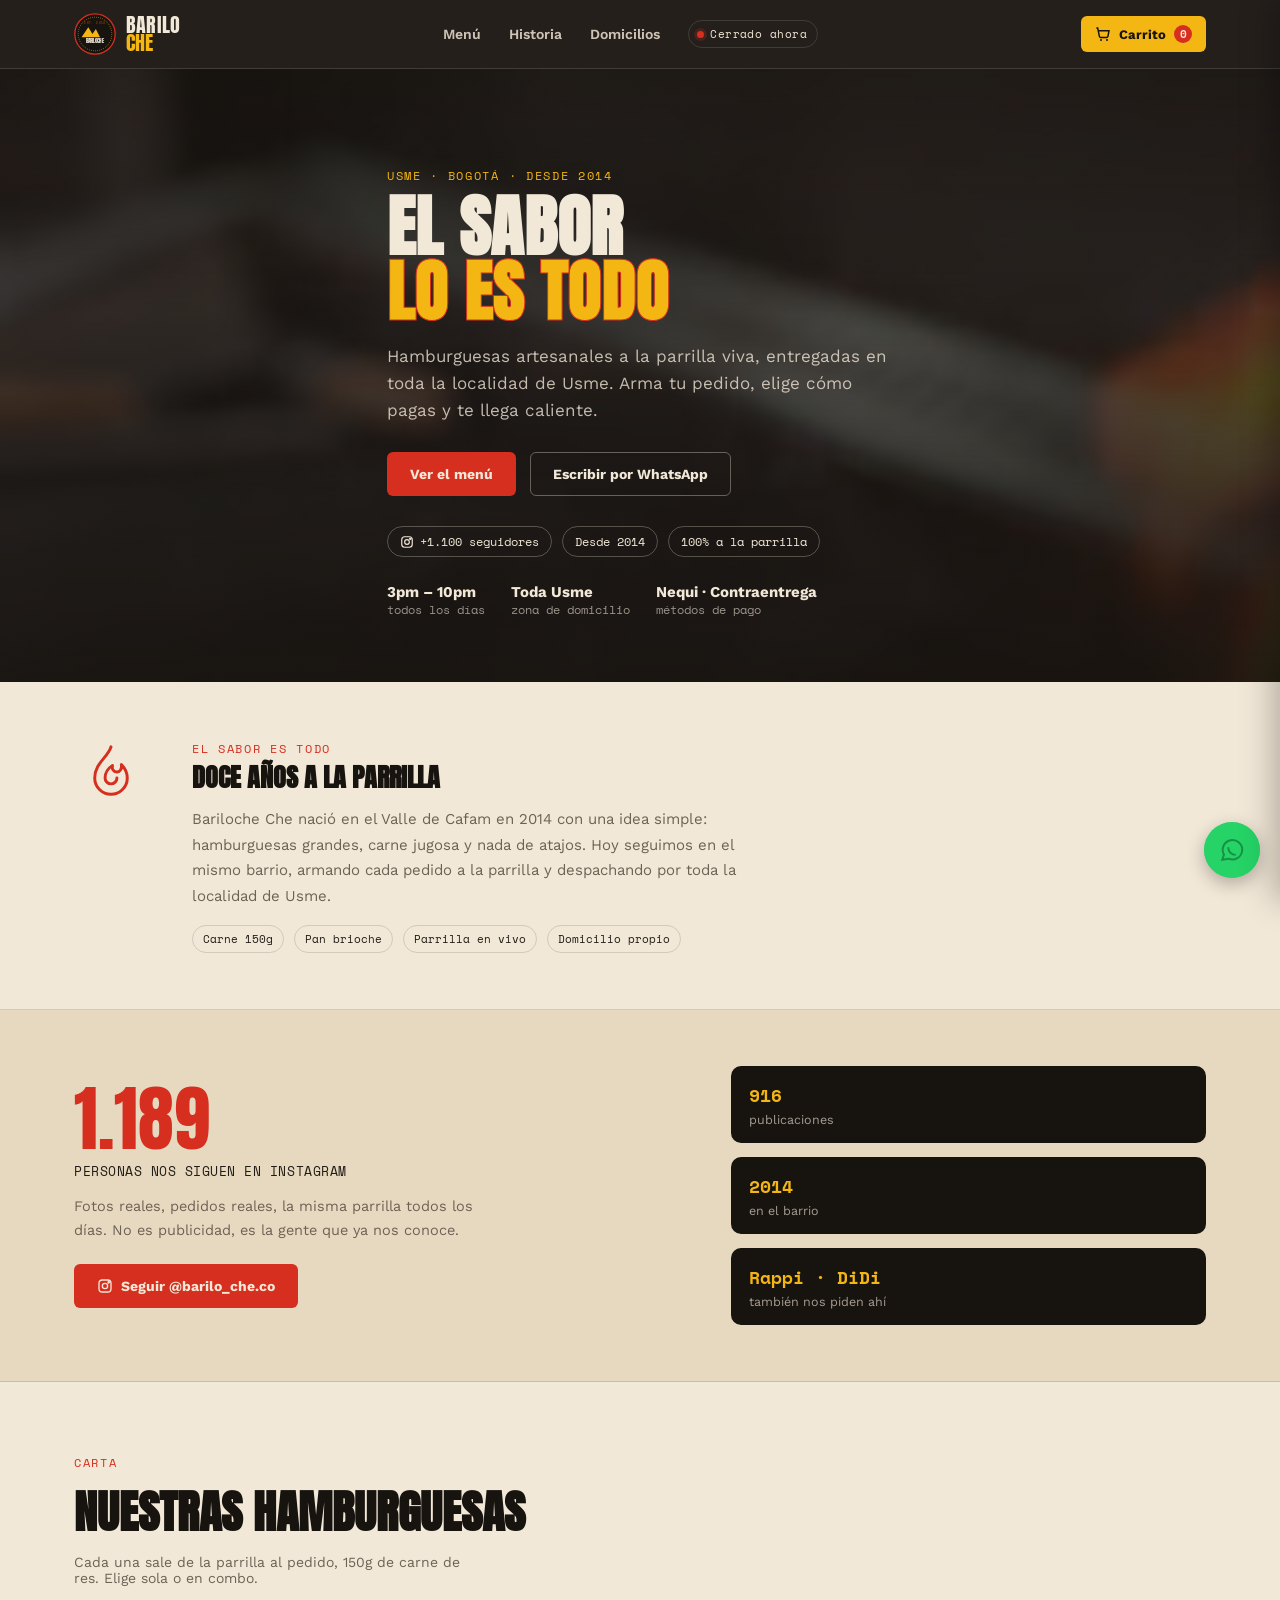
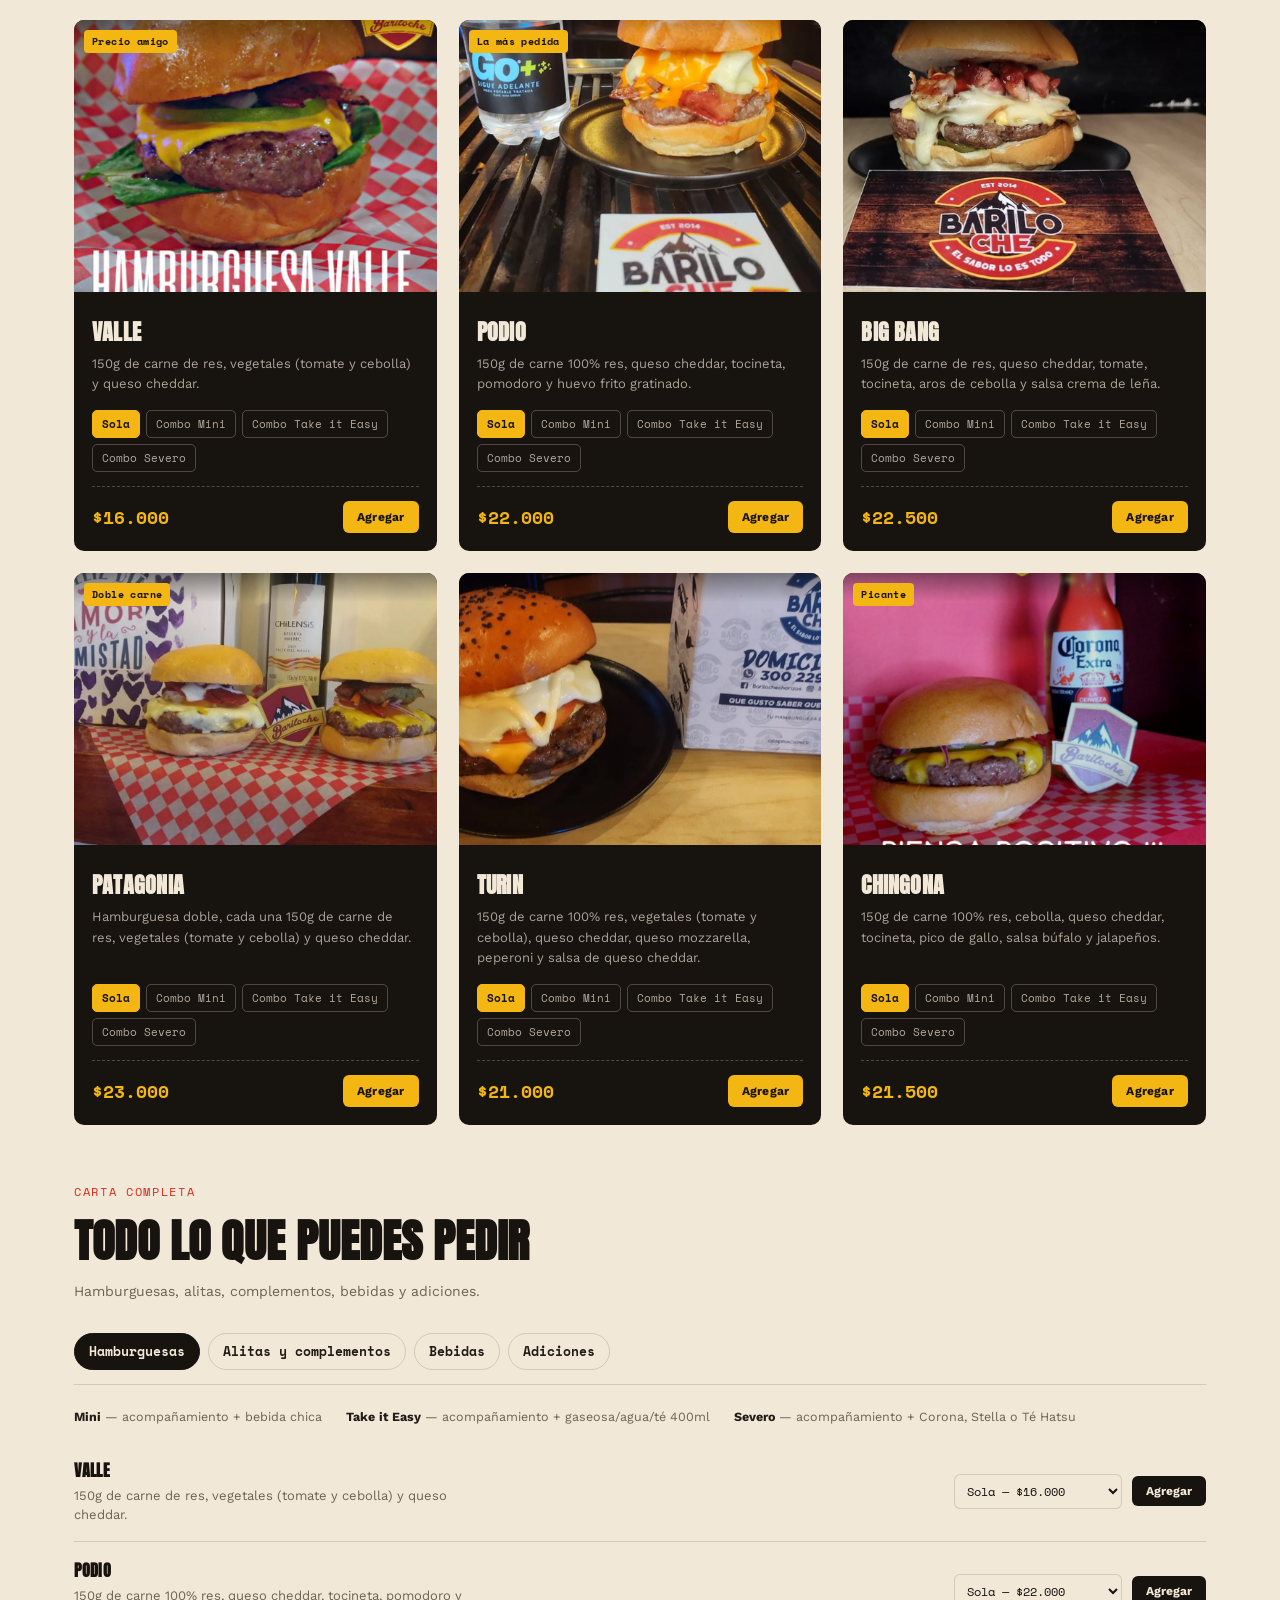
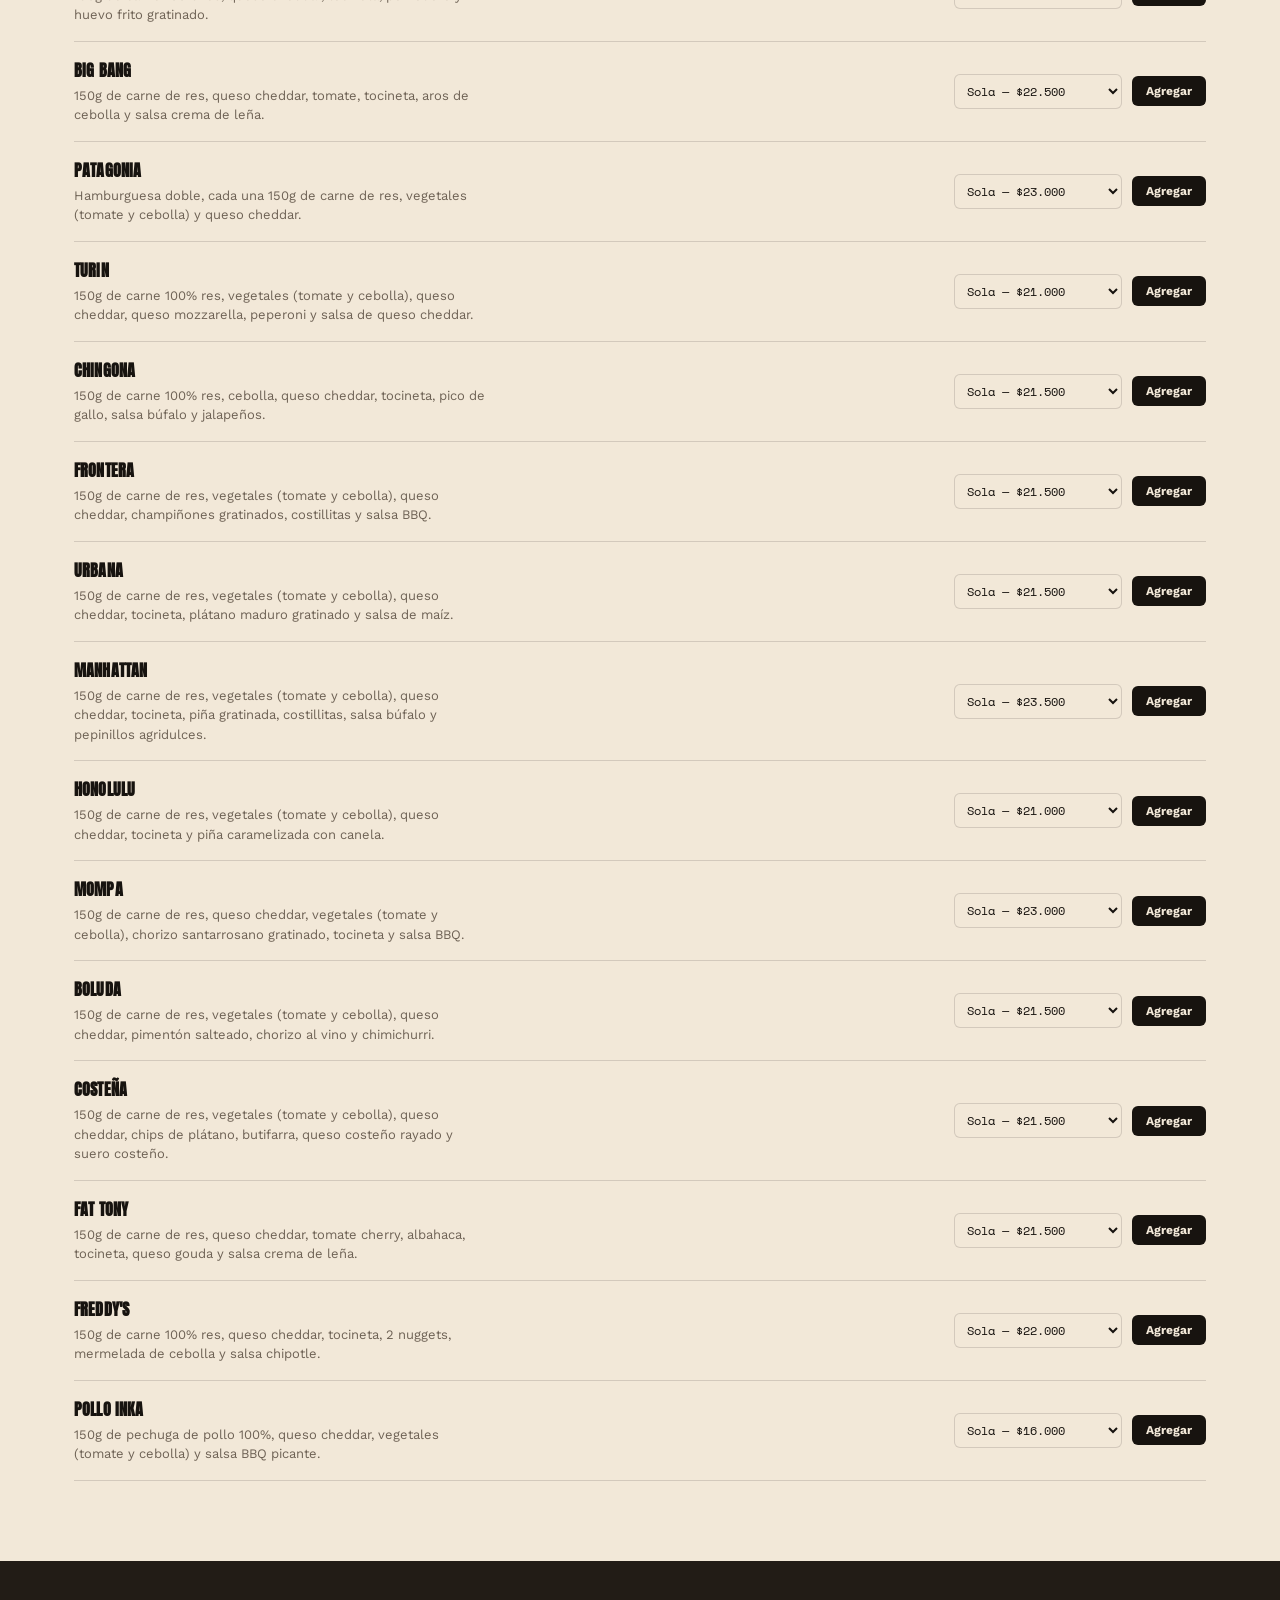
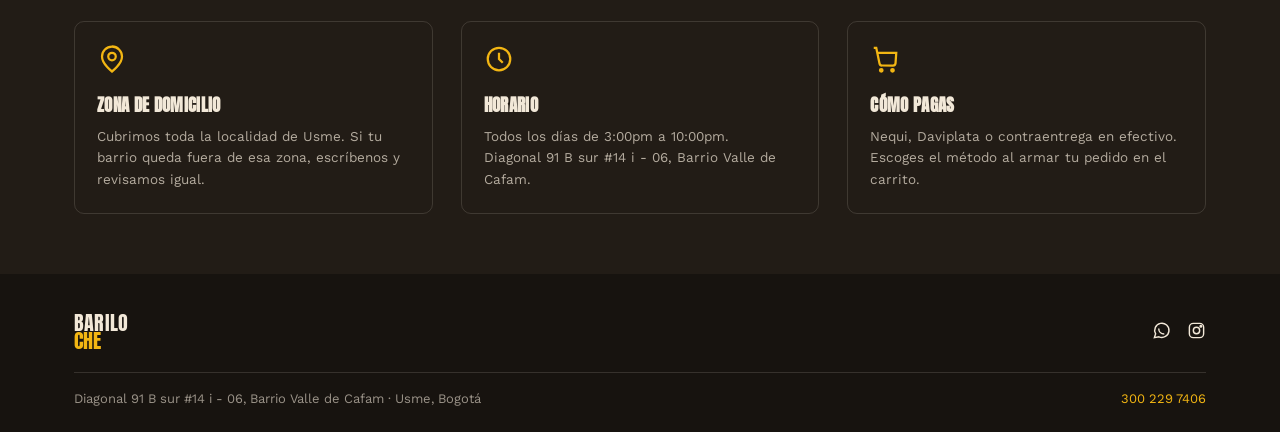
<file: index.html>
<!DOCTYPE html>
<html lang="es">
<head>
<meta charset="UTF-8">
<meta name="viewport" content="width=device-width, initial-scale=1.0">
<title>Bariloche Che · Hamburguesas artesanales en Usme, Bogotá</title>
<meta name="description" content="Bariloche Che — hamburguesas artesanales desde 2014. Pide en línea, con domicilio a toda la localidad de Usme. El sabor lo es todo.">
<meta property="og:title" content="Bariloche Che · El sabor lo es todo">
<meta property="og:description" content="Hamburguesas artesanales a la parrilla, con domicilio a toda la localidad de Usme. Pide en línea.">
<meta property="og:image" content="assets/products/la-cumbre.jpg">
<meta property="og:type" content="website">
<meta name="theme-color" content="#17130F">
<link rel="icon" href="data:image/svg+xml,%3Csvg xmlns='http://www.w3.org/2000/svg' viewBox='0 0 100 100'%3E%3Ccircle cx='50' cy='50' r='48' fill='%2317130F'/%3E%3Ccircle cx='50' cy='50' r='48' fill='none' stroke='%23D62F1F' stroke-width='4'/%3E%3Cpath d='M18 62 L34 36 L44 52 L52 40 L62 62 Z' fill='%23F3B613'/%3E%3C/svg%3E">
<link rel="preconnect" href="https://fonts.googleapis.com">
<link rel="stylesheet" href="styles.css">
</head>
<body>

<div id="preloader" aria-hidden="true">
  <div class="preloader-badge">
    <svg viewBox="0 0 100 100" xmlns="http://www.w3.org/2000/svg">
      <circle cx="50" cy="50" r="48" fill="#17130F"/>
      <circle class="preloader-ring-outer" cx="50" cy="50" r="48" fill="none" stroke="#D62F1F" stroke-width="3"/>
      <circle class="preloader-ring-inner" cx="50" cy="50" r="40" fill="none" stroke="#F3B613" stroke-width="1.5" stroke-dasharray="2 3"/>
      <path d="M18 58 L34 34 L44 50 L52 38 L62 58 Z" fill="#F3B613"/>
      <text x="50" y="72" text-anchor="middle" font-family="Anton" font-size="13" fill="#F2E8D8">BARILOCHE</text>
    </svg>
  </div>
  <div class="preloader-bar-track"><div class="preloader-bar-fill" id="preloaderFill"></div></div>
  <div class="preloader-percent" id="preloaderPercent">0%</div>
</div>

<header class="site-header">
  <div class="container">
    <a href="#" class="brand-mark">
      <svg class="brand-badge" viewBox="0 0 100 100" xmlns="http://www.w3.org/2000/svg">
        <circle cx="50" cy="50" r="48" fill="#17130F"/>
        <circle cx="50" cy="50" r="48" fill="none" stroke="#D62F1F" stroke-width="3"/>
        <circle cx="50" cy="50" r="40" fill="none" stroke="#F3B613" stroke-width="1.5" stroke-dasharray="2 3"/>
        <path d="M18 58 L34 34 L44 50 L52 38 L62 58 Z" fill="#F3B613"/>
        <text x="50" y="72" text-anchor="middle" font-family="Anton" font-size="13" fill="#F2E8D8">BARILOCHE</text>
        <text x="50" y="26" text-anchor="middle" font-family="Space Mono" font-size="6" fill="#D62F1F" letter-spacing="1">EST. 2014</text>
      </svg>
      <div class="brand-word">BARILO<span>CHE</span></div>
    </a>
    <nav class="main-nav" id="mainNav">
      <a href="#menu">Menú</a>
      <a href="#historia">Historia</a>
      <a href="#domicilios">Domicilios</a>
      <span class="status-pill" id="statusPill"><span class="status-dot"></span><span id="statusText">Consultando horario</span></span>
    </nav>
    <div style="display:flex; align-items:center; gap:12px;">
      <button class="cart-btn" id="cartOpenBtn" aria-label="Ver carrito">
        <svg width="16" height="16" viewBox="0 0 24 24" fill="none" stroke="currentColor" stroke-width="2.2"><circle cx="9" cy="21" r="1.5" fill="currentColor" stroke="none"/><circle cx="18" cy="21" r="1.5" fill="currentColor" stroke="none"/><path d="M2 3h2l2.6 12.6a2 2 0 0 0 2 1.6h8.8a2 2 0 0 0 2-1.6L21 7H5.2"/></svg>
        <span id="cartLabel">Carrito</span>
        <span class="cart-count" id="cartCount">0</span>
      </button>
      <button class="nav-toggle" id="navToggle" aria-label="Abrir menú de navegación">
        <svg width="22" height="22" viewBox="0 0 24 24" fill="none" stroke="currentColor" stroke-width="2"><path d="M3 6h18M3 12h18M3 18h18"/></svg>
      </button>
    </div>
  </div>
</header>

<section class="hero">
  <video class="hero-video" autoplay muted loop playsinline poster="assets/video/hero-poster.jpg">
    <source src="assets/video/hero-fuego.webm" type="video/webm">
    <source src="assets/video/hero-fuego.mp4" type="video/mp4">
  </video>
  <div class="hero-scrim"></div>
  <div class="container">
    <div class="hero-copy">
      <span class="eyebrow">Usme · Bogotá · Desde 2014</span>
      <h1 class="hero-title">EL SABOR<br><em>LO ES TODO</em></h1>
      <p class="hero-sub">Hamburguesas artesanales a la parrilla viva, entregadas en toda la localidad de Usme. Arma tu pedido, elige cómo pagas y te llega caliente.</p>
      <div class="hero-ctas">
        <a href="#menu" class="btn btn-primary">Ver el menú</a>
        <a href="https://wa.me/573002297406" target="_blank" rel="noopener" class="btn btn-ghost">Escribir por WhatsApp</a>
      </div>
      <div class="trust-row">
        <a href="https://instagram.com/barilo_che.co" target="_blank" rel="noopener" class="trust-chip">
          <svg width="14" height="14" viewBox="0 0 24 24" fill="none" stroke="currentColor" stroke-width="2"><rect x="3" y="3" width="18" height="18" rx="5"/><circle cx="12" cy="12" r="4"/><circle cx="17.5" cy="6.5" r="1"/></svg>
          +1.100 seguidores
        </a>
        <span class="trust-chip">Desde 2014</span>
        <span class="trust-chip">100% a la parrilla</span>
      </div>
      <div class="hero-meta">
        <div><strong>3pm – 10pm</strong>todos los días</div>
        <div><strong>Toda Usme</strong>zona de domicilio</div>
        <div><strong>Nequi · Contraentrega</strong>métodos de pago</div>
      </div>
    </div>
  </div>
</section>

<section class="story" id="historia">
  <div class="container">
    <svg class="story-icon" viewBox="0 0 100 100" xmlns="http://www.w3.org/2000/svg">
      <path d="M50 12c-4 14-22 22-22 42a22 22 0 0 0 44 0c0-8-4-14-8-18 1 6-2 10-6 10-5 0-7-4-6-9-6 4-10 10-10 17a8 8 0 0 0 16 0" fill="none" stroke="#D62F1F" stroke-width="4" stroke-linecap="round" stroke-linejoin="round"/>
    </svg>
    <div>
      <span class="eyebrow">El sabor es todo</span>
      <h2>Doce años a la parrilla</h2>
      <p>Bariloche Che nació en el Valle de Cafam en 2014 con una idea simple: hamburguesas grandes, carne jugosa y nada de atajos. Hoy seguimos en el mismo barrio, armando cada pedido a la parrilla y despachando por toda la localidad de Usme.</p>
      <div class="story-tags">
        <span>Carne 150g</span>
        <span>Pan brioche</span>
        <span>Parrilla en vivo</span>
        <span>Domicilio propio</span>
      </div>
    </div>
  </div>
</section>

<section class="social-proof">
  <div class="container social-proof-grid">
    <div class="sp-stat">
      <span class="sp-number">1.189</span>
      <span class="sp-label">Personas nos siguen en Instagram</span>
      <p class="sp-copy">Fotos reales, pedidos reales, la misma parrilla todos los días. No es publicidad, es la gente que ya nos conoce.</p>
      <a href="https://instagram.com/barilo_che.co" target="_blank" rel="noopener" class="btn btn-primary sp-btn">
        <svg width="16" height="16" viewBox="0 0 24 24" fill="none" stroke="currentColor" stroke-width="2"><rect x="3" y="3" width="18" height="18" rx="5"/><circle cx="12" cy="12" r="4"/><circle cx="17.5" cy="6.5" r="1"/></svg>
        Seguir @barilo_che.co
      </a>
    </div>
    <div class="sp-figures">
      <div class="sp-figure"><span class="sp-figure-num">916</span><span>publicaciones</span></div>
      <div class="sp-figure"><span class="sp-figure-num">2014</span><span>en el barrio</span></div>
      <div class="sp-figure"><span class="sp-figure-num">Rappi · DiDi</span><span>también nos piden ahí</span></div>
    </div>
  </div>
</section>

<section class="menu" id="menu">
  <div class="container">
    <div class="section-head">
      <div>
        <span class="eyebrow">Carta</span>
        <h2>Nuestras hamburguesas</h2>
        <p>Cada una sale de la parrilla al pedido, 150g de carne de res. Elige sola o en combo.</p>
      </div>
    </div>
    <div class="menu-grid" id="menuGrid"></div>

    <div class="full-menu">
      <div class="section-head" style="margin-top:56px;">
        <div>
          <span class="eyebrow">Carta completa</span>
          <h2>Todo lo que puedes pedir</h2>
          <p>Hamburguesas, alitas, complementos, bebidas y adiciones.</p>
        </div>
      </div>

      <div class="menu-tabs">
        <button class="menu-tab active" data-panel="panel-burgers">Hamburguesas</button>
        <button class="menu-tab" data-panel="panel-sides">Alitas y complementos</button>
        <button class="menu-tab" data-panel="panel-drinks">Bebidas</button>
        <button class="menu-tab" data-panel="panel-addons">Adiciones</button>
      </div>

      <div class="menu-panel show" id="panel-burgers">
        <div class="combo-legend">
          <span><strong>Mini</strong> — acompañamiento + bebida chica</span>
          <span><strong>Take it Easy</strong> — acompañamiento + gaseosa/agua/té 400ml</span>
          <span><strong>Severo</strong> — acompañamiento + Corona, Stella o Té Hatsu</span>
        </div>
        <div id="burgerRows"></div>
      </div>
      <div class="menu-panel" id="panel-sides">
        <div id="sideRows"></div>
      </div>
      <div class="menu-panel" id="panel-drinks">
        <div id="drinkRows"></div>
      </div>
      <div class="menu-panel" id="panel-addons">
        <div id="addonRows"></div>
      </div>
    </div>
  </div>
</section>

<section class="zone" id="domicilios">
  <div class="container">
    <div class="zone-card">
      <svg class="icon" viewBox="0 0 24 24" fill="none" stroke="currentColor" stroke-width="1.8"><path d="M12 2c-4.4 0-8 3.6-8 8 0 6 8 12 8 12s8-6 8-12c0-4.4-3.6-8-8-8z"/><circle cx="12" cy="10" r="3"/></svg>
      <h3>Zona de domicilio</h3>
      <p>Cubrimos toda la localidad de Usme. Si tu barrio queda fuera de esa zona, escríbenos y revisamos igual.</p>
    </div>
    <div class="zone-card">
      <svg class="icon" viewBox="0 0 24 24" fill="none" stroke="currentColor" stroke-width="1.8"><circle cx="12" cy="12" r="9"/><path d="M12 7v5l3 3"/></svg>
      <h3>Horario</h3>
      <p>Todos los días de 3:00pm a 10:00pm.<br>Diagonal 91 B sur #14 i - 06, Barrio Valle de Cafam.</p>
    </div>
    <div class="zone-card">
      <svg class="icon" viewBox="0 0 24 24" fill="none" stroke="currentColor" stroke-width="1.8"><path d="M3 3h2l2.6 12.6a2 2 0 0 0 2 1.6h8.8a2 2 0 0 0 2-1.6L21 7H5.2"/><circle cx="9" cy="21" r="1"/><circle cx="18" cy="21" r="1"/></svg>
      <h3>Cómo pagas</h3>
      <p>Nequi, Daviplata o contraentrega en efectivo. Escoges el método al armar tu pedido en el carrito.</p>
    </div>
  </div>
</section>

<footer class="site-footer">
  <div class="container">
    <div class="footer-top">
      <div class="brand-word" style="color:#F2E8D8;">BARILO<span style="color:#F3B613;">CHE</span></div>
      <div class="footer-socials">
        <a href="https://wa.me/573002297406" target="_blank" rel="noopener" aria-label="WhatsApp">
          <svg width="19" height="19" viewBox="0 0 24 24" fill="none" stroke="currentColor" stroke-width="1.8"><path d="M3 21l1.6-4.8A9 9 0 1 1 8.8 20L3 21z"/><path d="M8.5 9.5c0 4 3 7 7 7"/></svg>
        </a>
        <a href="https://instagram.com/barilo_che.co" target="_blank" rel="noopener" aria-label="Instagram">
          <svg width="19" height="19" viewBox="0 0 24 24" fill="none" stroke="currentColor" stroke-width="1.8"><rect x="3" y="3" width="18" height="18" rx="5"/><circle cx="12" cy="12" r="4"/><circle cx="17.5" cy="6.5" r="1"/></svg>
        </a>
      </div>
    </div>
    <div class="footer-bottom">
      <span>Diagonal 91 B sur #14 i - 06, Barrio Valle de Cafam · Usme, Bogotá</span>
      <a href="https://wa.me/573002297406" target="_blank" rel="noopener">300 229 7406</a>
    </div>
  </div>
</footer>

<div class="overlay" id="overlay"></div>

<aside class="cart-drawer" id="cartDrawer" aria-label="Carrito de compras">
  <div class="cart-head">
    <h2>Tu pedido</h2>
    <button class="cart-close" id="cartCloseBtn" aria-label="Cerrar carrito">&times;</button>
  </div>
  <div class="cart-items" id="cartItems">
    <p class="cart-empty">Tu carrito está vacío. Agrega algo rico del menú.</p>
  </div>
  <div class="cart-summary" id="cartSummary" style="display:none;">
    <div class="zone-note">Domicilios solo dentro de la localidad de Usme. El valor se confirma por WhatsApp según tu dirección.</div>
    <div class="summary-row"><span>Subtotal</span><span id="subtotalOut">$0</span></div>
    <div class="summary-row total"><span>Total</span><span id="totalOut">$0</span></div>
    <div class="eyebrow" style="margin: 14px 0 8px;">Método de pago</div>
    <div class="pay-options" id="payOptions">
      <button data-pay="Nequi" class="active">Nequi</button>
      <button data-pay="Daviplata">Daviplata</button>
      <button data-pay="Contraentrega">Contraentrega</button>
    </div>
    <button class="checkout-btn" id="checkoutBtn">
      <svg width="17" height="17" viewBox="0 0 24 24" fill="none" stroke="currentColor" stroke-width="2"><path d="M3 21l1.6-4.8A9 9 0 1 1 8.8 20L3 21z"/></svg>
      Enviar pedido por WhatsApp
    </button>
  </div>
</aside>

<div class="toast" id="toast"></div>

<a href="https://wa.me/573002297406" target="_blank" rel="noopener" class="whatsapp-float" aria-label="Escribir por WhatsApp">
  <span class="whatsapp-pulse"></span>
  <svg width="26" height="26" viewBox="0 0 24 24" fill="none" stroke="currentColor" stroke-width="1.8"><path d="M3 21l1.6-4.8A9 9 0 1 1 8.8 20L3 21z"/><path d="M8.5 9.5c0 4 3 7 7 7"/></svg>
</a>

<button class="back-to-top" id="backToTop" aria-label="Volver arriba">
  <svg width="18" height="18" viewBox="0 0 24 24" fill="none" stroke="currentColor" stroke-width="2.4"><path d="M12 19V5M5 12l7-7 7 7"/></svg>
</button>

<script src="script.js"></script>
</body>
</html>
</file>
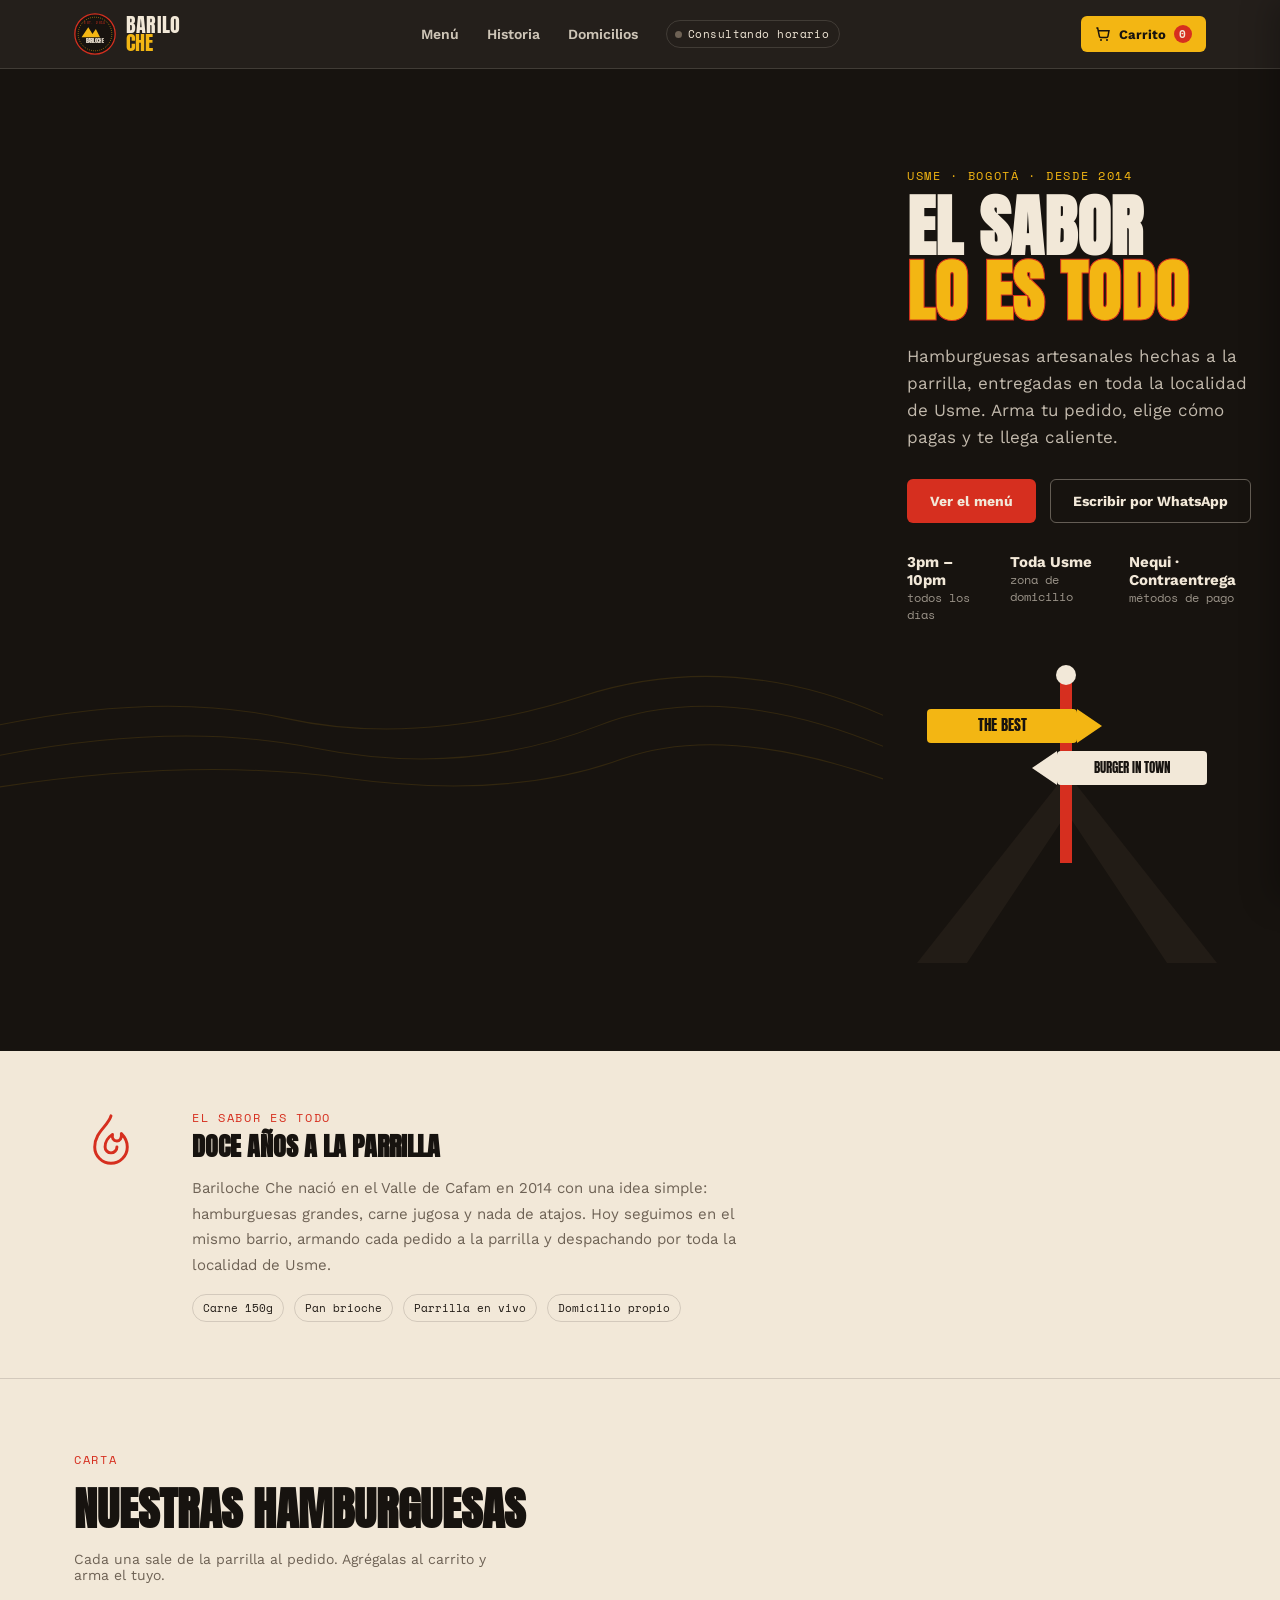
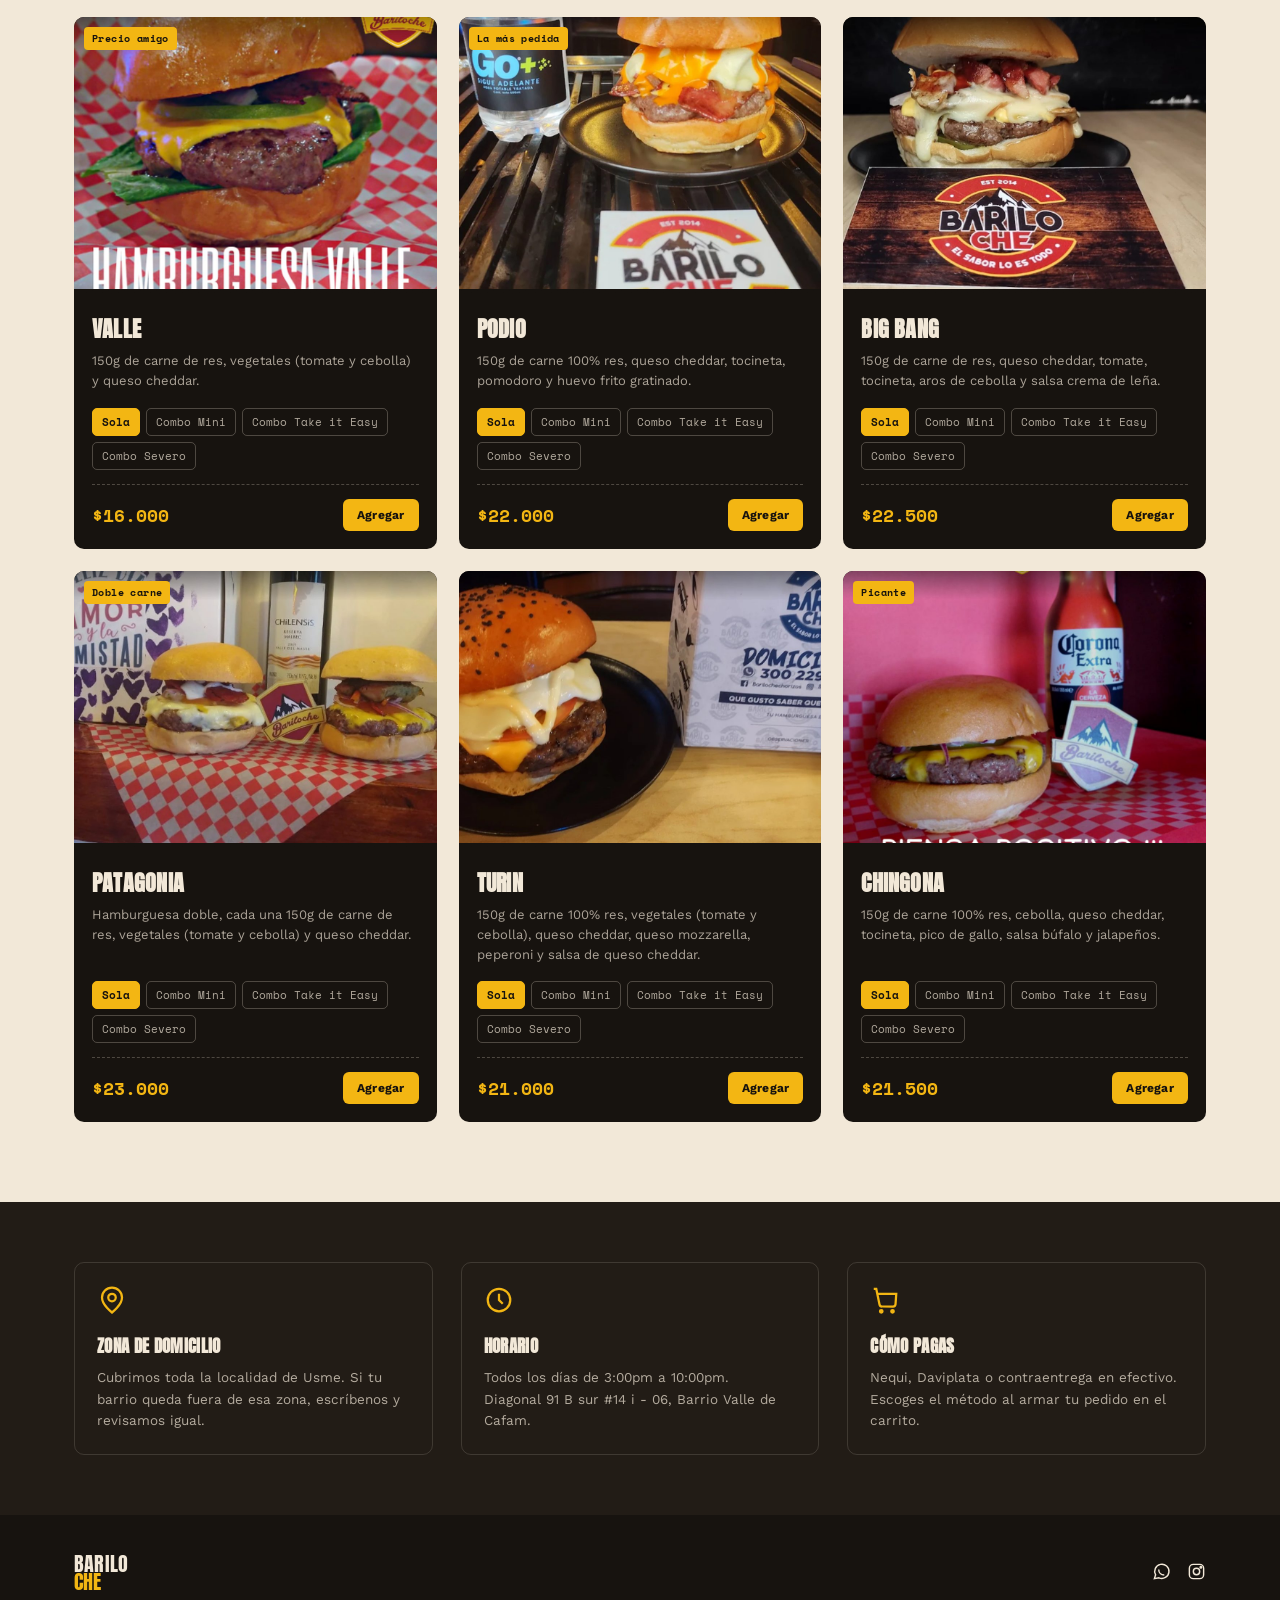
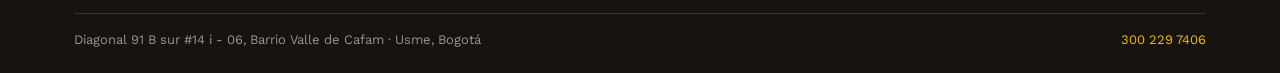
<file: index (12).html>
<!DOCTYPE html>
<html lang="es">
<head>
<meta charset="UTF-8">
<meta name="viewport" content="width=device-width, initial-scale=1.0">
<title>Bariloche Che · Hamburguesas artesanales en Usme, Bogotá</title>
<meta name="description" content="Bariloche Che — hamburguesas artesanales desde 2014. Pide en línea, con domicilio a toda la localidad de Usme. El sabor lo es todo.">
<link rel="preconnect" href="https://fonts.googleapis.com">
<link rel="stylesheet" href="styles.css">
</head>
<body>

<header class="site-header">
  <div class="container">
    <a href="#" class="brand-mark">
      <svg class="brand-badge" viewBox="0 0 100 100" xmlns="http://www.w3.org/2000/svg">
        <circle cx="50" cy="50" r="48" fill="#17130F"/>
        <circle cx="50" cy="50" r="48" fill="none" stroke="#D62F1F" stroke-width="3"/>
        <circle cx="50" cy="50" r="40" fill="none" stroke="#F3B613" stroke-width="1.5" stroke-dasharray="2 3"/>
        <path d="M18 58 L34 34 L44 50 L52 38 L62 58 Z" fill="#F3B613"/>
        <text x="50" y="72" text-anchor="middle" font-family="Anton" font-size="13" fill="#F2E8D8">BARILOCHE</text>
        <text x="50" y="26" text-anchor="middle" font-family="Space Mono" font-size="6" fill="#D62F1F" letter-spacing="1">EST. 2014</text>
      </svg>
      <div class="brand-word">BARILO<span>CHE</span></div>
    </a>
    <nav class="main-nav" id="mainNav">
      <a href="#menu">Menú</a>
      <a href="#historia">Historia</a>
      <a href="#domicilios">Domicilios</a>
      <span class="status-pill" id="statusPill"><span class="status-dot"></span><span id="statusText">Consultando horario</span></span>
    </nav>
    <div style="display:flex; align-items:center; gap:12px;">
      <button class="cart-btn" id="cartOpenBtn" aria-label="Ver carrito">
        <svg width="16" height="16" viewBox="0 0 24 24" fill="none" stroke="currentColor" stroke-width="2.2"><circle cx="9" cy="21" r="1.5" fill="currentColor" stroke="none"/><circle cx="18" cy="21" r="1.5" fill="currentColor" stroke="none"/><path d="M2 3h2l2.6 12.6a2 2 0 0 0 2 1.6h8.8a2 2 0 0 0 2-1.6L21 7H5.2"/></svg>
        <span id="cartLabel">Carrito</span>
        <span class="cart-count" id="cartCount">0</span>
      </button>
      <button class="nav-toggle" id="navToggle" aria-label="Abrir menú de navegación">
        <svg width="22" height="22" viewBox="0 0 24 24" fill="none" stroke="currentColor" stroke-width="2"><path d="M3 6h18M3 12h18M3 18h18"/></svg>
      </button>
    </div>
  </div>
</header>

<section class="hero">
  <svg class="contour-field" viewBox="0 0 1180 620" preserveAspectRatio="none" xmlns="http://www.w3.org/2000/svg">
    <g fill="none" stroke="#F3B613" stroke-opacity="0.12" stroke-width="1.4">
      <path d="M-50 520 Q 200 460 380 500 T 780 470 T 1230 520" />
      <path d="M-50 560 Q 220 500 420 540 T 800 510 T 1230 560" />
      <path d="M-50 600 Q 240 550 460 580 T 830 555 T 1230 600" />
    </g>
  </svg>
  <div class="container">
    <div class="hero-copy">
      <span class="eyebrow">Usme · Bogotá · Desde 2014</span>
      <h1 class="hero-title">EL SABOR<br><em>LO ES TODO</em></h1>
      <p class="hero-sub">Hamburguesas artesanales hechas a la parrilla, entregadas en toda la localidad de Usme. Arma tu pedido, elige cómo pagas y te llega caliente.</p>
      <div class="hero-ctas">
        <a href="#menu" class="btn btn-primary">Ver el menú</a>
        <a href="https://wa.me/573002297406" target="_blank" rel="noopener" class="btn btn-ghost">Escribir por WhatsApp</a>
      </div>
      <div class="hero-meta">
        <div><strong>3pm – 10pm</strong>todos los días</div>
        <div><strong>Toda Usme</strong>zona de domicilio</div>
        <div><strong>Nequi · Contraentrega</strong>métodos de pago</div>
      </div>
    </div>
    <div class="signpost-wrap">
      <svg width="320" height="360" viewBox="0 0 320 360" xmlns="http://www.w3.org/2000/svg">
        <polygon points="10,340 160,150 310,340" fill="#221C16"/>
        <polygon points="60,340 160,190 260,340" fill="#17130F"/>
        <rect x="153" y="60" width="12" height="180" fill="#D62F1F"/>
        <g id="signArrow1">
          <rect x="20" y="86" width="150" height="34" rx="4" fill="#F3B613"/>
          <polygon points="170,86 195,103 170,120" fill="#F3B613"/>
          <text x="95" y="108" text-anchor="middle" font-family="Anton" font-size="15" fill="#17130F">THE BEST</text>
        </g>
        <g id="signArrow2">
          <rect x="150" y="128" width="150" height="34" rx="4" fill="#F2E8D8"/>
          <polygon points="150,128 125,145 150,162" fill="#F2E8D8"/>
          <text x="225" y="150" text-anchor="middle" font-family="Anton" font-size="12.5" fill="#17130F">BURGER IN TOWN</text>
        </g>
        <circle cx="159" cy="52" r="10" fill="#F2E8D8"/>
      </svg>
    </div>
  </div>
</section>

<section class="story" id="historia">
  <div class="container">
    <svg class="story-icon" viewBox="0 0 100 100" xmlns="http://www.w3.org/2000/svg">
      <path d="M50 12c-4 14-22 22-22 42a22 22 0 0 0 44 0c0-8-4-14-8-18 1 6-2 10-6 10-5 0-7-4-6-9-6 4-10 10-10 17a8 8 0 0 0 16 0" fill="none" stroke="#D62F1F" stroke-width="4" stroke-linecap="round" stroke-linejoin="round"/>
    </svg>
    <div>
      <span class="eyebrow">El sabor es todo</span>
      <h2>Doce años a la parrilla</h2>
      <p>Bariloche Che nació en el Valle de Cafam en 2014 con una idea simple: hamburguesas grandes, carne jugosa y nada de atajos. Hoy seguimos en el mismo barrio, armando cada pedido a la parrilla y despachando por toda la localidad de Usme.</p>
      <div class="story-tags">
        <span>Carne 150g</span>
        <span>Pan brioche</span>
        <span>Parrilla en vivo</span>
        <span>Domicilio propio</span>
      </div>
    </div>
  </div>
</section>

<section class="menu" id="menu">
  <div class="container">
    <div class="section-head">
      <div>
        <span class="eyebrow">Carta</span>
        <h2>Nuestras hamburguesas</h2>
        <p>Cada una sale de la parrilla al pedido. Agrégalas al carrito y arma el tuyo.</p>
      </div>
    </div>
    <div class="menu-grid" id="menuGrid"></div>
  </div>
</section>

<section class="zone" id="domicilios">
  <div class="container">
    <div class="zone-card">
      <svg class="icon" viewBox="0 0 24 24" fill="none" stroke="currentColor" stroke-width="1.8"><path d="M12 2c-4.4 0-8 3.6-8 8 0 6 8 12 8 12s8-6 8-12c0-4.4-3.6-8-8-8z"/><circle cx="12" cy="10" r="3"/></svg>
      <h3>Zona de domicilio</h3>
      <p>Cubrimos toda la localidad de Usme. Si tu barrio queda fuera de esa zona, escríbenos y revisamos igual.</p>
    </div>
    <div class="zone-card">
      <svg class="icon" viewBox="0 0 24 24" fill="none" stroke="currentColor" stroke-width="1.8"><circle cx="12" cy="12" r="9"/><path d="M12 7v5l3 3"/></svg>
      <h3>Horario</h3>
      <p>Todos los días de 3:00pm a 10:00pm.<br>Diagonal 91 B sur #14 i - 06, Barrio Valle de Cafam.</p>
    </div>
    <div class="zone-card">
      <svg class="icon" viewBox="0 0 24 24" fill="none" stroke="currentColor" stroke-width="1.8"><path d="M3 3h2l2.6 12.6a2 2 0 0 0 2 1.6h8.8a2 2 0 0 0 2-1.6L21 7H5.2"/><circle cx="9" cy="21" r="1"/><circle cx="18" cy="21" r="1"/></svg>
      <h3>Cómo pagas</h3>
      <p>Nequi, Daviplata o contraentrega en efectivo. Escoges el método al armar tu pedido en el carrito.</p>
    </div>
  </div>
</section>

<footer class="site-footer">
  <div class="container">
    <div class="footer-top">
      <div class="brand-word" style="color:#F2E8D8;">BARILO<span style="color:#F3B613;">CHE</span></div>
      <div class="footer-socials">
        <a href="https://wa.me/573002297406" target="_blank" rel="noopener" aria-label="WhatsApp">
          <svg width="19" height="19" viewBox="0 0 24 24" fill="none" stroke="currentColor" stroke-width="1.8"><path d="M3 21l1.6-4.8A9 9 0 1 1 8.8 20L3 21z"/><path d="M8.5 9.5c0 4 3 7 7 7"/></svg>
        </a>
        <a href="https://instagram.com/barilo_che.co" target="_blank" rel="noopener" aria-label="Instagram">
          <svg width="19" height="19" viewBox="0 0 24 24" fill="none" stroke="currentColor" stroke-width="1.8"><rect x="3" y="3" width="18" height="18" rx="5"/><circle cx="12" cy="12" r="4"/><circle cx="17.5" cy="6.5" r="1"/></svg>
        </a>
      </div>
    </div>
    <div class="footer-bottom">
      <span>Diagonal 91 B sur #14 i - 06, Barrio Valle de Cafam · Usme, Bogotá</span>
      <a href="https://wa.me/573002297406" target="_blank" rel="noopener">300 229 7406</a>
    </div>
  </div>
</footer>

<div class="overlay" id="overlay"></div>

<aside class="cart-drawer" id="cartDrawer" aria-label="Carrito de compras">
  <div class="cart-head">
    <h2>Tu pedido</h2>
    <button class="cart-close" id="cartCloseBtn" aria-label="Cerrar carrito">&times;</button>
  </div>
  <div class="cart-items" id="cartItems">
    <p class="cart-empty">Tu carrito está vacío. Agrega algo rico del menú.</p>
  </div>
  <div class="cart-summary" id="cartSummary" style="display:none;">
    <div class="zone-note">Domicilios solo dentro de la localidad de Usme. El valor se confirma por WhatsApp según tu dirección.</div>
    <div class="summary-row"><span>Subtotal</span><span id="subtotalOut">$0</span></div>
    <div class="summary-row total"><span>Total</span><span id="totalOut">$0</span></div>
    <div class="eyebrow" style="margin: 14px 0 8px;">Método de pago</div>
    <div class="pay-options" id="payOptions">
      <button data-pay="Nequi" class="active">Nequi</button>
      <button data-pay="Daviplata">Daviplata</button>
      <button data-pay="Contraentrega">Contraentrega</button>
    </div>
    <button class="checkout-btn" id="checkoutBtn">
      <svg width="17" height="17" viewBox="0 0 24 24" fill="none" stroke="currentColor" stroke-width="2"><path d="M3 21l1.6-4.8A9 9 0 1 1 8.8 20L3 21z"/></svg>
      Enviar pedido por WhatsApp
    </button>
  </div>
</aside>

<div class="toast" id="toast"></div>

<script src="script.js"></script>
</body>
</html>
</file>
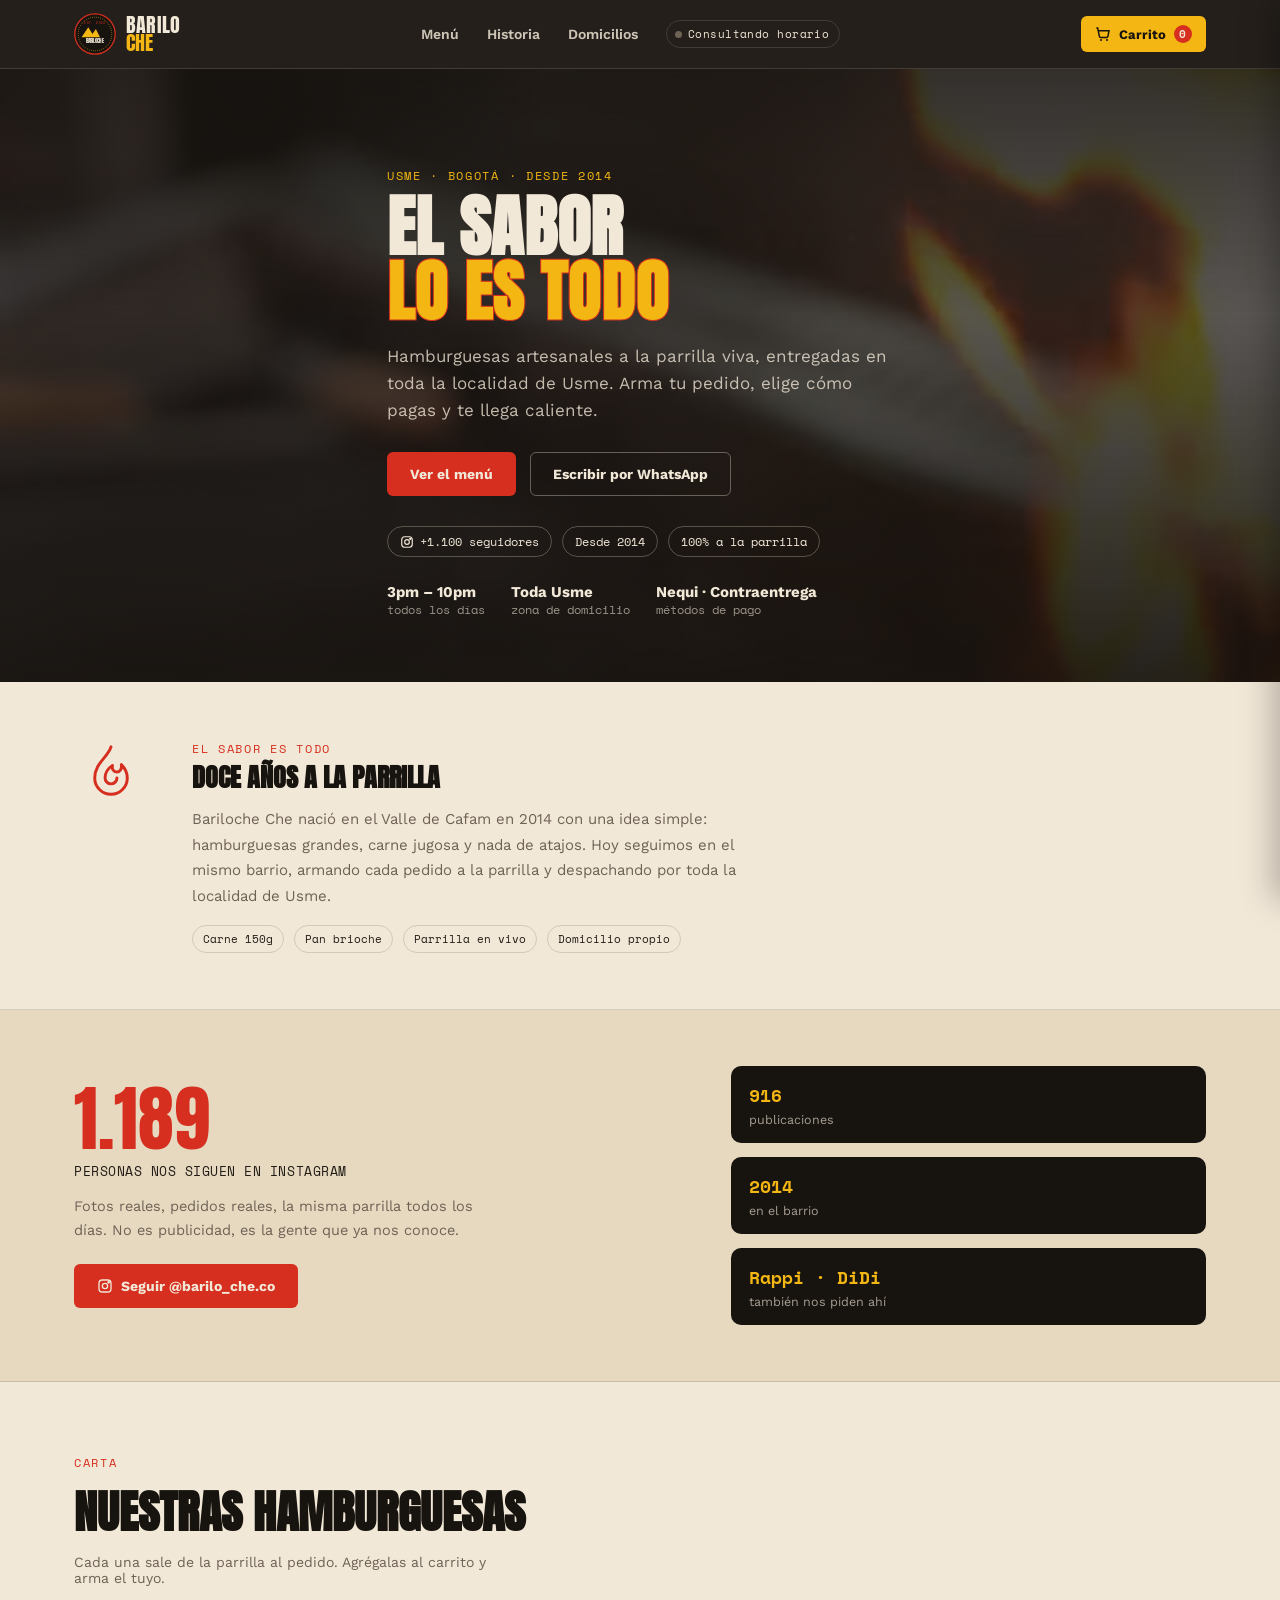
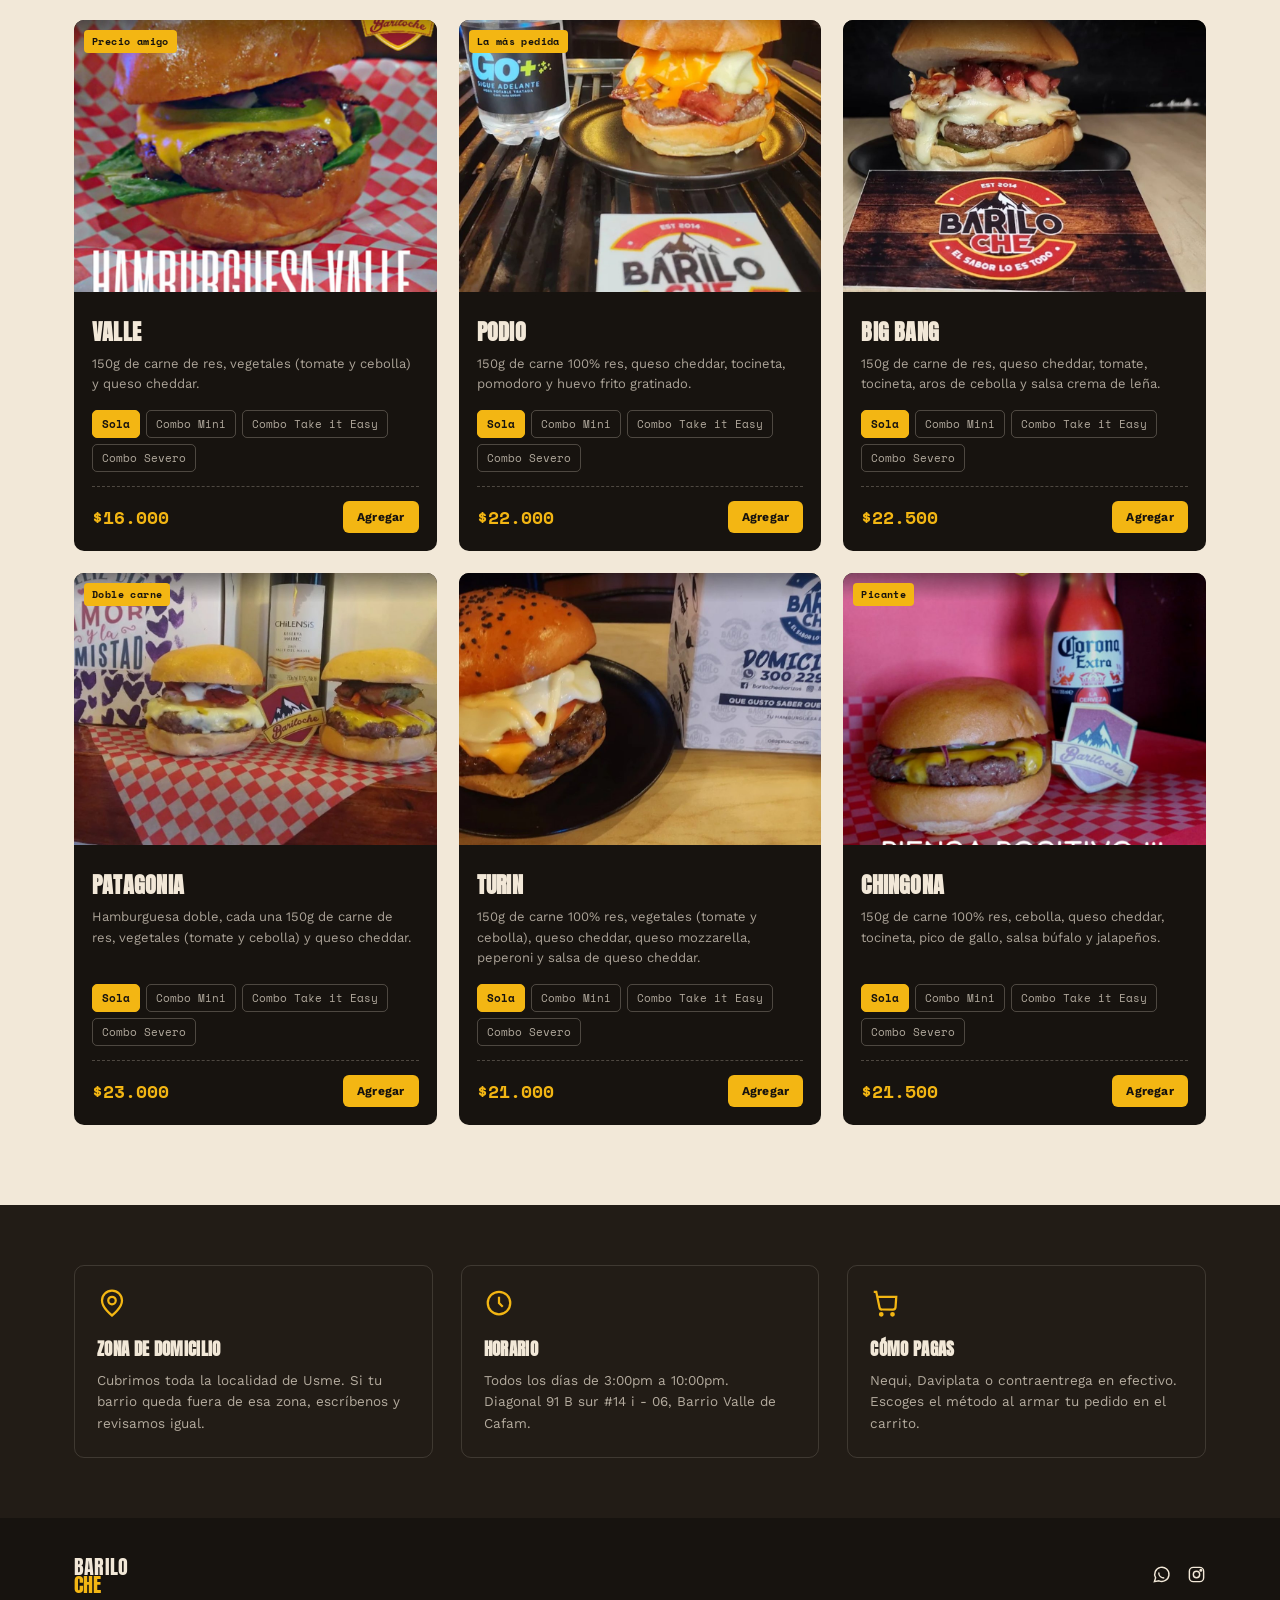
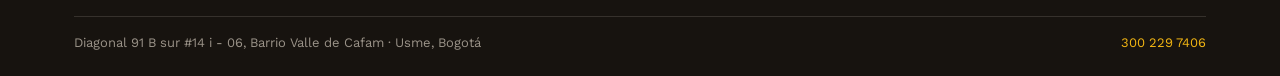
<file: index (14).html>
<!DOCTYPE html>
<html lang="es">
<head>
<meta charset="UTF-8">
<meta name="viewport" content="width=device-width, initial-scale=1.0">
<title>Bariloche Che · Hamburguesas artesanales en Usme, Bogotá</title>
<meta name="description" content="Bariloche Che — hamburguesas artesanales desde 2014. Pide en línea, con domicilio a toda la localidad de Usme. El sabor lo es todo.">
<link rel="preconnect" href="https://fonts.googleapis.com">
<link rel="stylesheet" href="styles.css">
</head>
<body>

<header class="site-header">
  <div class="container">
    <a href="#" class="brand-mark">
      <svg class="brand-badge" viewBox="0 0 100 100" xmlns="http://www.w3.org/2000/svg">
        <circle cx="50" cy="50" r="48" fill="#17130F"/>
        <circle cx="50" cy="50" r="48" fill="none" stroke="#D62F1F" stroke-width="3"/>
        <circle cx="50" cy="50" r="40" fill="none" stroke="#F3B613" stroke-width="1.5" stroke-dasharray="2 3"/>
        <path d="M18 58 L34 34 L44 50 L52 38 L62 58 Z" fill="#F3B613"/>
        <text x="50" y="72" text-anchor="middle" font-family="Anton" font-size="13" fill="#F2E8D8">BARILOCHE</text>
        <text x="50" y="26" text-anchor="middle" font-family="Space Mono" font-size="6" fill="#D62F1F" letter-spacing="1">EST. 2014</text>
      </svg>
      <div class="brand-word">BARILO<span>CHE</span></div>
    </a>
    <nav class="main-nav" id="mainNav">
      <a href="#menu">Menú</a>
      <a href="#historia">Historia</a>
      <a href="#domicilios">Domicilios</a>
      <span class="status-pill" id="statusPill"><span class="status-dot"></span><span id="statusText">Consultando horario</span></span>
    </nav>
    <div style="display:flex; align-items:center; gap:12px;">
      <button class="cart-btn" id="cartOpenBtn" aria-label="Ver carrito">
        <svg width="16" height="16" viewBox="0 0 24 24" fill="none" stroke="currentColor" stroke-width="2.2"><circle cx="9" cy="21" r="1.5" fill="currentColor" stroke="none"/><circle cx="18" cy="21" r="1.5" fill="currentColor" stroke="none"/><path d="M2 3h2l2.6 12.6a2 2 0 0 0 2 1.6h8.8a2 2 0 0 0 2-1.6L21 7H5.2"/></svg>
        <span id="cartLabel">Carrito</span>
        <span class="cart-count" id="cartCount">0</span>
      </button>
      <button class="nav-toggle" id="navToggle" aria-label="Abrir menú de navegación">
        <svg width="22" height="22" viewBox="0 0 24 24" fill="none" stroke="currentColor" stroke-width="2"><path d="M3 6h18M3 12h18M3 18h18"/></svg>
      </button>
    </div>
  </div>
</header>

<section class="hero">
  <video class="hero-video" autoplay muted loop playsinline poster="assets/video/hero-poster.jpg">
    <source src="assets/video/hero-fuego.webm" type="video/webm">
    <source src="assets/video/hero-fuego.mp4" type="video/mp4">
  </video>
  <div class="hero-scrim"></div>
  <div class="container">
    <div class="hero-copy">
      <span class="eyebrow">Usme · Bogotá · Desde 2014</span>
      <h1 class="hero-title">EL SABOR<br><em>LO ES TODO</em></h1>
      <p class="hero-sub">Hamburguesas artesanales a la parrilla viva, entregadas en toda la localidad de Usme. Arma tu pedido, elige cómo pagas y te llega caliente.</p>
      <div class="hero-ctas">
        <a href="#menu" class="btn btn-primary">Ver el menú</a>
        <a href="https://wa.me/573002297406" target="_blank" rel="noopener" class="btn btn-ghost">Escribir por WhatsApp</a>
      </div>
      <div class="trust-row">
        <a href="https://instagram.com/barilo_che.co" target="_blank" rel="noopener" class="trust-chip">
          <svg width="14" height="14" viewBox="0 0 24 24" fill="none" stroke="currentColor" stroke-width="2"><rect x="3" y="3" width="18" height="18" rx="5"/><circle cx="12" cy="12" r="4"/><circle cx="17.5" cy="6.5" r="1"/></svg>
          +1.100 seguidores
        </a>
        <span class="trust-chip">Desde 2014</span>
        <span class="trust-chip">100% a la parrilla</span>
      </div>
      <div class="hero-meta">
        <div><strong>3pm – 10pm</strong>todos los días</div>
        <div><strong>Toda Usme</strong>zona de domicilio</div>
        <div><strong>Nequi · Contraentrega</strong>métodos de pago</div>
      </div>
    </div>
  </div>
</section>

<section class="story" id="historia">
  <div class="container">
    <svg class="story-icon" viewBox="0 0 100 100" xmlns="http://www.w3.org/2000/svg">
      <path d="M50 12c-4 14-22 22-22 42a22 22 0 0 0 44 0c0-8-4-14-8-18 1 6-2 10-6 10-5 0-7-4-6-9-6 4-10 10-10 17a8 8 0 0 0 16 0" fill="none" stroke="#D62F1F" stroke-width="4" stroke-linecap="round" stroke-linejoin="round"/>
    </svg>
    <div>
      <span class="eyebrow">El sabor es todo</span>
      <h2>Doce años a la parrilla</h2>
      <p>Bariloche Che nació en el Valle de Cafam en 2014 con una idea simple: hamburguesas grandes, carne jugosa y nada de atajos. Hoy seguimos en el mismo barrio, armando cada pedido a la parrilla y despachando por toda la localidad de Usme.</p>
      <div class="story-tags">
        <span>Carne 150g</span>
        <span>Pan brioche</span>
        <span>Parrilla en vivo</span>
        <span>Domicilio propio</span>
      </div>
    </div>
  </div>
</section>

<section class="social-proof">
  <div class="container social-proof-grid">
    <div class="sp-stat">
      <span class="sp-number">1.189</span>
      <span class="sp-label">Personas nos siguen en Instagram</span>
      <p class="sp-copy">Fotos reales, pedidos reales, la misma parrilla todos los días. No es publicidad, es la gente que ya nos conoce.</p>
      <a href="https://instagram.com/barilo_che.co" target="_blank" rel="noopener" class="btn btn-primary sp-btn">
        <svg width="16" height="16" viewBox="0 0 24 24" fill="none" stroke="currentColor" stroke-width="2"><rect x="3" y="3" width="18" height="18" rx="5"/><circle cx="12" cy="12" r="4"/><circle cx="17.5" cy="6.5" r="1"/></svg>
        Seguir @barilo_che.co
      </a>
    </div>
    <div class="sp-figures">
      <div class="sp-figure"><span class="sp-figure-num">916</span><span>publicaciones</span></div>
      <div class="sp-figure"><span class="sp-figure-num">2014</span><span>en el barrio</span></div>
      <div class="sp-figure"><span class="sp-figure-num">Rappi · DiDi</span><span>también nos piden ahí</span></div>
    </div>
  </div>
</section>

<section class="menu" id="menu">
  <div class="container">
    <div class="section-head">
      <div>
        <span class="eyebrow">Carta</span>
        <h2>Nuestras hamburguesas</h2>
        <p>Cada una sale de la parrilla al pedido. Agrégalas al carrito y arma el tuyo.</p>
      </div>
    </div>
    <div class="menu-grid" id="menuGrid"></div>
  </div>
</section>

<section class="zone" id="domicilios">
  <div class="container">
    <div class="zone-card">
      <svg class="icon" viewBox="0 0 24 24" fill="none" stroke="currentColor" stroke-width="1.8"><path d="M12 2c-4.4 0-8 3.6-8 8 0 6 8 12 8 12s8-6 8-12c0-4.4-3.6-8-8-8z"/><circle cx="12" cy="10" r="3"/></svg>
      <h3>Zona de domicilio</h3>
      <p>Cubrimos toda la localidad de Usme. Si tu barrio queda fuera de esa zona, escríbenos y revisamos igual.</p>
    </div>
    <div class="zone-card">
      <svg class="icon" viewBox="0 0 24 24" fill="none" stroke="currentColor" stroke-width="1.8"><circle cx="12" cy="12" r="9"/><path d="M12 7v5l3 3"/></svg>
      <h3>Horario</h3>
      <p>Todos los días de 3:00pm a 10:00pm.<br>Diagonal 91 B sur #14 i - 06, Barrio Valle de Cafam.</p>
    </div>
    <div class="zone-card">
      <svg class="icon" viewBox="0 0 24 24" fill="none" stroke="currentColor" stroke-width="1.8"><path d="M3 3h2l2.6 12.6a2 2 0 0 0 2 1.6h8.8a2 2 0 0 0 2-1.6L21 7H5.2"/><circle cx="9" cy="21" r="1"/><circle cx="18" cy="21" r="1"/></svg>
      <h3>Cómo pagas</h3>
      <p>Nequi, Daviplata o contraentrega en efectivo. Escoges el método al armar tu pedido en el carrito.</p>
    </div>
  </div>
</section>

<footer class="site-footer">
  <div class="container">
    <div class="footer-top">
      <div class="brand-word" style="color:#F2E8D8;">BARILO<span style="color:#F3B613;">CHE</span></div>
      <div class="footer-socials">
        <a href="https://wa.me/573002297406" target="_blank" rel="noopener" aria-label="WhatsApp">
          <svg width="19" height="19" viewBox="0 0 24 24" fill="none" stroke="currentColor" stroke-width="1.8"><path d="M3 21l1.6-4.8A9 9 0 1 1 8.8 20L3 21z"/><path d="M8.5 9.5c0 4 3 7 7 7"/></svg>
        </a>
        <a href="https://instagram.com/barilo_che.co" target="_blank" rel="noopener" aria-label="Instagram">
          <svg width="19" height="19" viewBox="0 0 24 24" fill="none" stroke="currentColor" stroke-width="1.8"><rect x="3" y="3" width="18" height="18" rx="5"/><circle cx="12" cy="12" r="4"/><circle cx="17.5" cy="6.5" r="1"/></svg>
        </a>
      </div>
    </div>
    <div class="footer-bottom">
      <span>Diagonal 91 B sur #14 i - 06, Barrio Valle de Cafam · Usme, Bogotá</span>
      <a href="https://wa.me/573002297406" target="_blank" rel="noopener">300 229 7406</a>
    </div>
  </div>
</footer>

<div class="overlay" id="overlay"></div>

<aside class="cart-drawer" id="cartDrawer" aria-label="Carrito de compras">
  <div class="cart-head">
    <h2>Tu pedido</h2>
    <button class="cart-close" id="cartCloseBtn" aria-label="Cerrar carrito">&times;</button>
  </div>
  <div class="cart-items" id="cartItems">
    <p class="cart-empty">Tu carrito está vacío. Agrega algo rico del menú.</p>
  </div>
  <div class="cart-summary" id="cartSummary" style="display:none;">
    <div class="zone-note">Domicilios solo dentro de la localidad de Usme. El valor se confirma por WhatsApp según tu dirección.</div>
    <div class="summary-row"><span>Subtotal</span><span id="subtotalOut">$0</span></div>
    <div class="summary-row total"><span>Total</span><span id="totalOut">$0</span></div>
    <div class="eyebrow" style="margin: 14px 0 8px;">Método de pago</div>
    <div class="pay-options" id="payOptions">
      <button data-pay="Nequi" class="active">Nequi</button>
      <button data-pay="Daviplata">Daviplata</button>
      <button data-pay="Contraentrega">Contraentrega</button>
    </div>
    <button class="checkout-btn" id="checkoutBtn">
      <svg width="17" height="17" viewBox="0 0 24 24" fill="none" stroke="currentColor" stroke-width="2"><path d="M3 21l1.6-4.8A9 9 0 1 1 8.8 20L3 21z"/></svg>
      Enviar pedido por WhatsApp
    </button>
  </div>
</aside>

<div class="toast" id="toast"></div>

<script src="script.js"></script>
</body>
</html>
</file>
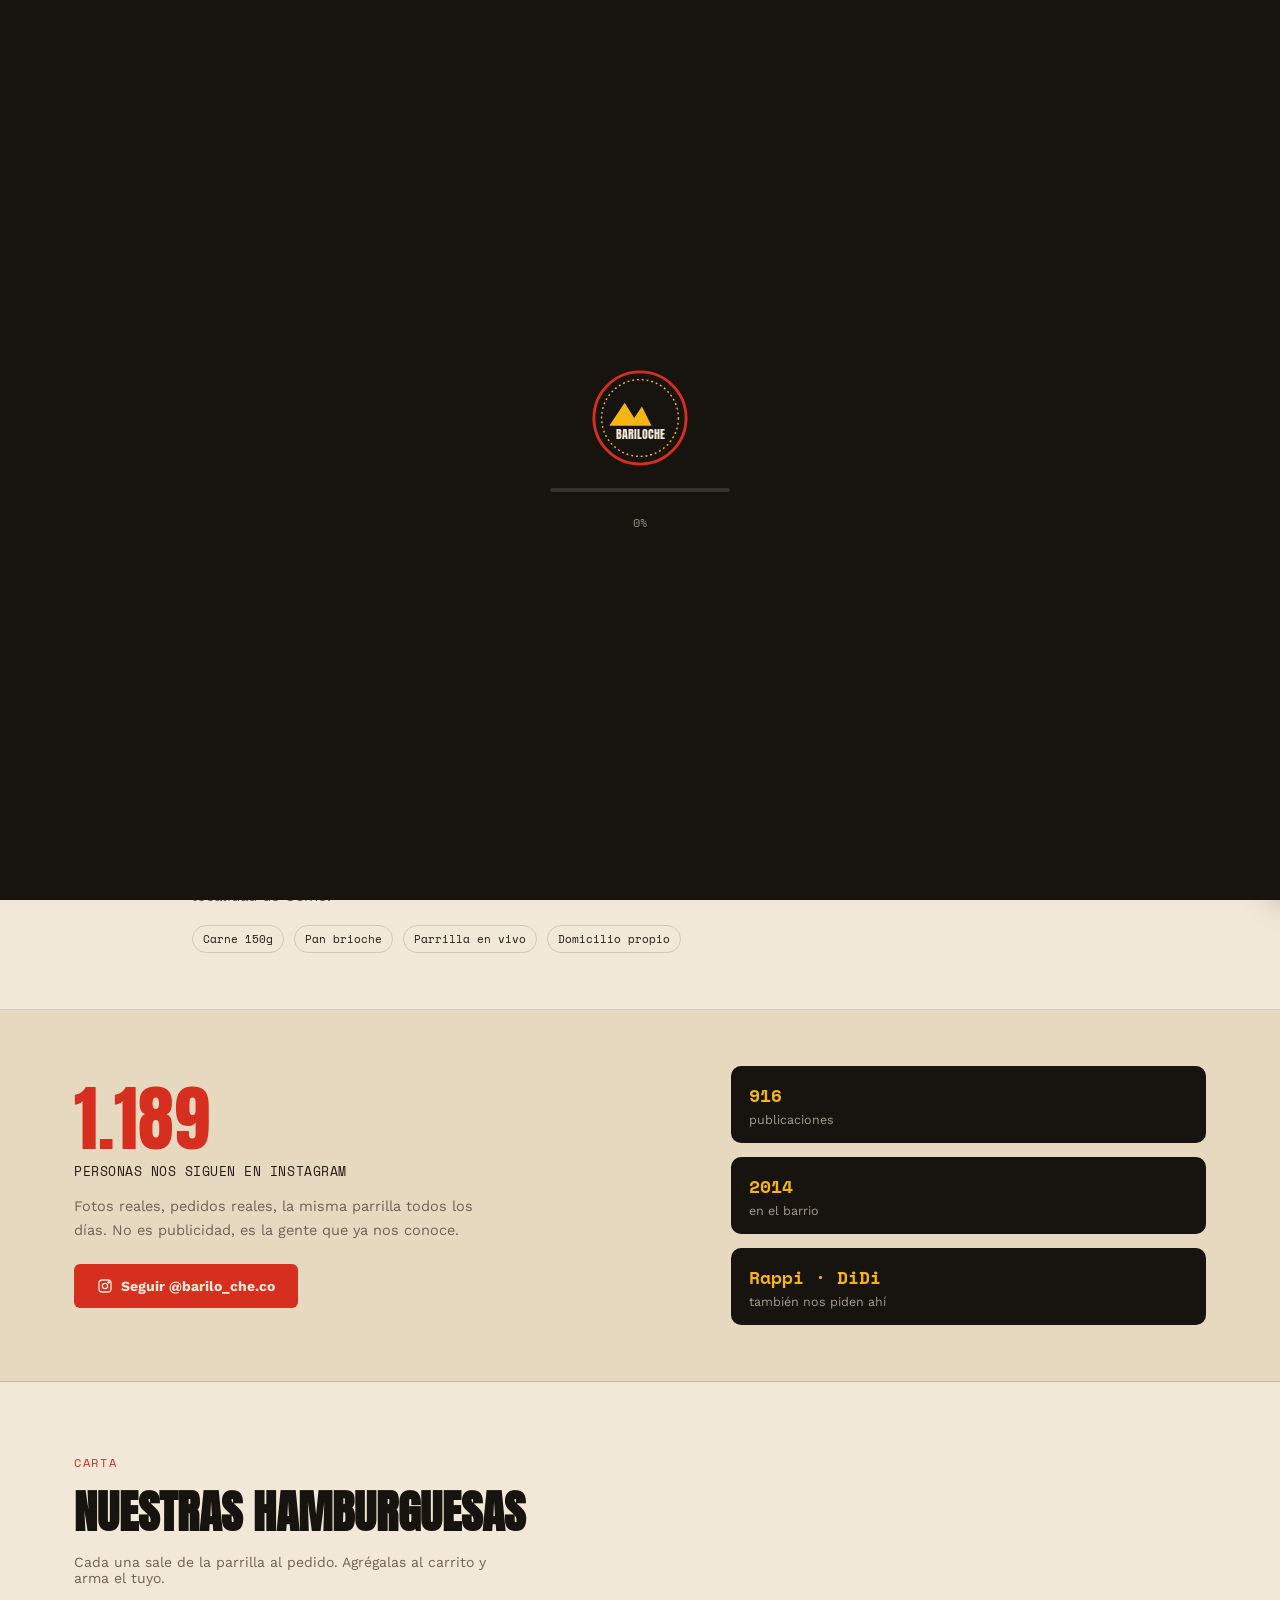
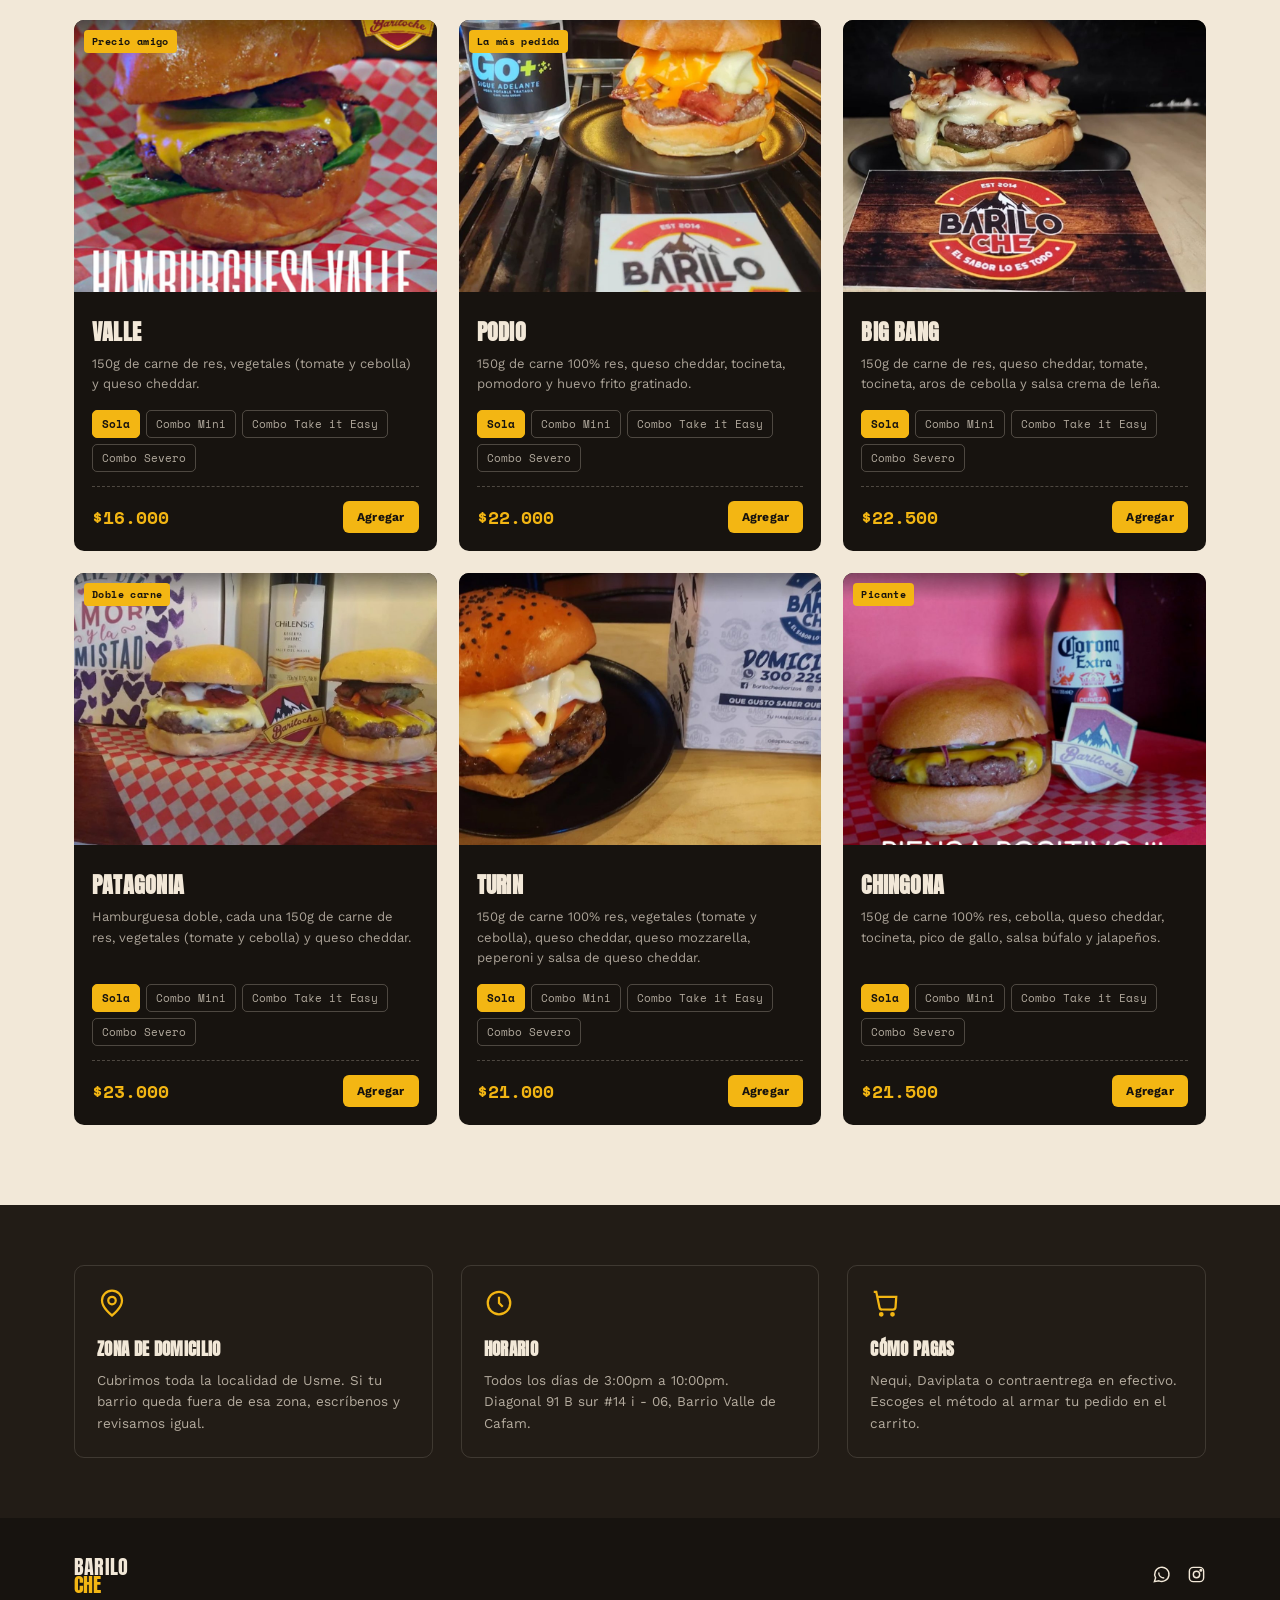
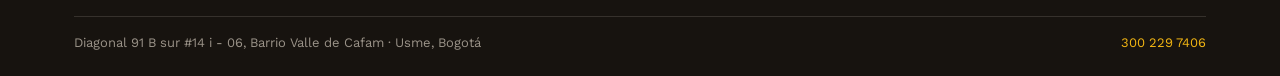
<file: index (15).html>
<!DOCTYPE html>
<html lang="es">
<head>
<meta charset="UTF-8">
<meta name="viewport" content="width=device-width, initial-scale=1.0">
<title>Bariloche Che · Hamburguesas artesanales en Usme, Bogotá</title>
<meta name="description" content="Bariloche Che — hamburguesas artesanales desde 2014. Pide en línea, con domicilio a toda la localidad de Usme. El sabor lo es todo.">
<meta property="og:title" content="Bariloche Che · El sabor lo es todo">
<meta property="og:description" content="Hamburguesas artesanales a la parrilla, con domicilio a toda la localidad de Usme. Pide en línea.">
<meta property="og:image" content="assets/products/la-cumbre.jpg">
<meta property="og:type" content="website">
<meta name="theme-color" content="#17130F">
<link rel="icon" href="data:image/svg+xml,%3Csvg xmlns='http://www.w3.org/2000/svg' viewBox='0 0 100 100'%3E%3Ccircle cx='50' cy='50' r='48' fill='%2317130F'/%3E%3Ccircle cx='50' cy='50' r='48' fill='none' stroke='%23D62F1F' stroke-width='4'/%3E%3Cpath d='M18 62 L34 36 L44 52 L52 40 L62 62 Z' fill='%23F3B613'/%3E%3C/svg%3E">
<link rel="preconnect" href="https://fonts.googleapis.com">
<link rel="stylesheet" href="styles.css">
</head>
<body>

<div id="preloader" aria-hidden="true">
  <div class="preloader-badge">
    <svg viewBox="0 0 100 100" xmlns="http://www.w3.org/2000/svg">
      <circle cx="50" cy="50" r="48" fill="#17130F"/>
      <circle class="preloader-ring-outer" cx="50" cy="50" r="48" fill="none" stroke="#D62F1F" stroke-width="3"/>
      <circle class="preloader-ring-inner" cx="50" cy="50" r="40" fill="none" stroke="#F3B613" stroke-width="1.5" stroke-dasharray="2 3"/>
      <path d="M18 58 L34 34 L44 50 L52 38 L62 58 Z" fill="#F3B613"/>
      <text x="50" y="72" text-anchor="middle" font-family="Anton" font-size="13" fill="#F2E8D8">BARILOCHE</text>
    </svg>
  </div>
  <div class="preloader-bar-track"><div class="preloader-bar-fill" id="preloaderFill"></div></div>
  <div class="preloader-percent" id="preloaderPercent">0%</div>
</div>

<header class="site-header">
  <div class="container">
    <a href="#" class="brand-mark">
      <svg class="brand-badge" viewBox="0 0 100 100" xmlns="http://www.w3.org/2000/svg">
        <circle cx="50" cy="50" r="48" fill="#17130F"/>
        <circle cx="50" cy="50" r="48" fill="none" stroke="#D62F1F" stroke-width="3"/>
        <circle cx="50" cy="50" r="40" fill="none" stroke="#F3B613" stroke-width="1.5" stroke-dasharray="2 3"/>
        <path d="M18 58 L34 34 L44 50 L52 38 L62 58 Z" fill="#F3B613"/>
        <text x="50" y="72" text-anchor="middle" font-family="Anton" font-size="13" fill="#F2E8D8">BARILOCHE</text>
        <text x="50" y="26" text-anchor="middle" font-family="Space Mono" font-size="6" fill="#D62F1F" letter-spacing="1">EST. 2014</text>
      </svg>
      <div class="brand-word">BARILO<span>CHE</span></div>
    </a>
    <nav class="main-nav" id="mainNav">
      <a href="#menu">Menú</a>
      <a href="#historia">Historia</a>
      <a href="#domicilios">Domicilios</a>
      <span class="status-pill" id="statusPill"><span class="status-dot"></span><span id="statusText">Consultando horario</span></span>
    </nav>
    <div style="display:flex; align-items:center; gap:12px;">
      <button class="cart-btn" id="cartOpenBtn" aria-label="Ver carrito">
        <svg width="16" height="16" viewBox="0 0 24 24" fill="none" stroke="currentColor" stroke-width="2.2"><circle cx="9" cy="21" r="1.5" fill="currentColor" stroke="none"/><circle cx="18" cy="21" r="1.5" fill="currentColor" stroke="none"/><path d="M2 3h2l2.6 12.6a2 2 0 0 0 2 1.6h8.8a2 2 0 0 0 2-1.6L21 7H5.2"/></svg>
        <span id="cartLabel">Carrito</span>
        <span class="cart-count" id="cartCount">0</span>
      </button>
      <button class="nav-toggle" id="navToggle" aria-label="Abrir menú de navegación">
        <svg width="22" height="22" viewBox="0 0 24 24" fill="none" stroke="currentColor" stroke-width="2"><path d="M3 6h18M3 12h18M3 18h18"/></svg>
      </button>
    </div>
  </div>
</header>

<section class="hero">
  <video class="hero-video" autoplay muted loop playsinline poster="assets/video/hero-poster.jpg">
    <source src="assets/video/hero-fuego.webm" type="video/webm">
    <source src="assets/video/hero-fuego.mp4" type="video/mp4">
  </video>
  <div class="hero-scrim"></div>
  <div class="container">
    <div class="hero-copy">
      <span class="eyebrow">Usme · Bogotá · Desde 2014</span>
      <h1 class="hero-title">EL SABOR<br><em>LO ES TODO</em></h1>
      <p class="hero-sub">Hamburguesas artesanales a la parrilla viva, entregadas en toda la localidad de Usme. Arma tu pedido, elige cómo pagas y te llega caliente.</p>
      <div class="hero-ctas">
        <a href="#menu" class="btn btn-primary">Ver el menú</a>
        <a href="https://wa.me/573002297406" target="_blank" rel="noopener" class="btn btn-ghost">Escribir por WhatsApp</a>
      </div>
      <div class="trust-row">
        <a href="https://instagram.com/barilo_che.co" target="_blank" rel="noopener" class="trust-chip">
          <svg width="14" height="14" viewBox="0 0 24 24" fill="none" stroke="currentColor" stroke-width="2"><rect x="3" y="3" width="18" height="18" rx="5"/><circle cx="12" cy="12" r="4"/><circle cx="17.5" cy="6.5" r="1"/></svg>
          +1.100 seguidores
        </a>
        <span class="trust-chip">Desde 2014</span>
        <span class="trust-chip">100% a la parrilla</span>
      </div>
      <div class="hero-meta">
        <div><strong>3pm – 10pm</strong>todos los días</div>
        <div><strong>Toda Usme</strong>zona de domicilio</div>
        <div><strong>Nequi · Contraentrega</strong>métodos de pago</div>
      </div>
    </div>
  </div>
</section>

<section class="story" id="historia">
  <div class="container">
    <svg class="story-icon" viewBox="0 0 100 100" xmlns="http://www.w3.org/2000/svg">
      <path d="M50 12c-4 14-22 22-22 42a22 22 0 0 0 44 0c0-8-4-14-8-18 1 6-2 10-6 10-5 0-7-4-6-9-6 4-10 10-10 17a8 8 0 0 0 16 0" fill="none" stroke="#D62F1F" stroke-width="4" stroke-linecap="round" stroke-linejoin="round"/>
    </svg>
    <div>
      <span class="eyebrow">El sabor es todo</span>
      <h2>Doce años a la parrilla</h2>
      <p>Bariloche Che nació en el Valle de Cafam en 2014 con una idea simple: hamburguesas grandes, carne jugosa y nada de atajos. Hoy seguimos en el mismo barrio, armando cada pedido a la parrilla y despachando por toda la localidad de Usme.</p>
      <div class="story-tags">
        <span>Carne 150g</span>
        <span>Pan brioche</span>
        <span>Parrilla en vivo</span>
        <span>Domicilio propio</span>
      </div>
    </div>
  </div>
</section>

<section class="social-proof">
  <div class="container social-proof-grid">
    <div class="sp-stat">
      <span class="sp-number">1.189</span>
      <span class="sp-label">Personas nos siguen en Instagram</span>
      <p class="sp-copy">Fotos reales, pedidos reales, la misma parrilla todos los días. No es publicidad, es la gente que ya nos conoce.</p>
      <a href="https://instagram.com/barilo_che.co" target="_blank" rel="noopener" class="btn btn-primary sp-btn">
        <svg width="16" height="16" viewBox="0 0 24 24" fill="none" stroke="currentColor" stroke-width="2"><rect x="3" y="3" width="18" height="18" rx="5"/><circle cx="12" cy="12" r="4"/><circle cx="17.5" cy="6.5" r="1"/></svg>
        Seguir @barilo_che.co
      </a>
    </div>
    <div class="sp-figures">
      <div class="sp-figure"><span class="sp-figure-num">916</span><span>publicaciones</span></div>
      <div class="sp-figure"><span class="sp-figure-num">2014</span><span>en el barrio</span></div>
      <div class="sp-figure"><span class="sp-figure-num">Rappi · DiDi</span><span>también nos piden ahí</span></div>
    </div>
  </div>
</section>

<section class="menu" id="menu">
  <div class="container">
    <div class="section-head">
      <div>
        <span class="eyebrow">Carta</span>
        <h2>Nuestras hamburguesas</h2>
        <p>Cada una sale de la parrilla al pedido. Agrégalas al carrito y arma el tuyo.</p>
      </div>
    </div>
    <div class="menu-grid" id="menuGrid"></div>
  </div>
</section>

<section class="zone" id="domicilios">
  <div class="container">
    <div class="zone-card">
      <svg class="icon" viewBox="0 0 24 24" fill="none" stroke="currentColor" stroke-width="1.8"><path d="M12 2c-4.4 0-8 3.6-8 8 0 6 8 12 8 12s8-6 8-12c0-4.4-3.6-8-8-8z"/><circle cx="12" cy="10" r="3"/></svg>
      <h3>Zona de domicilio</h3>
      <p>Cubrimos toda la localidad de Usme. Si tu barrio queda fuera de esa zona, escríbenos y revisamos igual.</p>
    </div>
    <div class="zone-card">
      <svg class="icon" viewBox="0 0 24 24" fill="none" stroke="currentColor" stroke-width="1.8"><circle cx="12" cy="12" r="9"/><path d="M12 7v5l3 3"/></svg>
      <h3>Horario</h3>
      <p>Todos los días de 3:00pm a 10:00pm.<br>Diagonal 91 B sur #14 i - 06, Barrio Valle de Cafam.</p>
    </div>
    <div class="zone-card">
      <svg class="icon" viewBox="0 0 24 24" fill="none" stroke="currentColor" stroke-width="1.8"><path d="M3 3h2l2.6 12.6a2 2 0 0 0 2 1.6h8.8a2 2 0 0 0 2-1.6L21 7H5.2"/><circle cx="9" cy="21" r="1"/><circle cx="18" cy="21" r="1"/></svg>
      <h3>Cómo pagas</h3>
      <p>Nequi, Daviplata o contraentrega en efectivo. Escoges el método al armar tu pedido en el carrito.</p>
    </div>
  </div>
</section>

<footer class="site-footer">
  <div class="container">
    <div class="footer-top">
      <div class="brand-word" style="color:#F2E8D8;">BARILO<span style="color:#F3B613;">CHE</span></div>
      <div class="footer-socials">
        <a href="https://wa.me/573002297406" target="_blank" rel="noopener" aria-label="WhatsApp">
          <svg width="19" height="19" viewBox="0 0 24 24" fill="none" stroke="currentColor" stroke-width="1.8"><path d="M3 21l1.6-4.8A9 9 0 1 1 8.8 20L3 21z"/><path d="M8.5 9.5c0 4 3 7 7 7"/></svg>
        </a>
        <a href="https://instagram.com/barilo_che.co" target="_blank" rel="noopener" aria-label="Instagram">
          <svg width="19" height="19" viewBox="0 0 24 24" fill="none" stroke="currentColor" stroke-width="1.8"><rect x="3" y="3" width="18" height="18" rx="5"/><circle cx="12" cy="12" r="4"/><circle cx="17.5" cy="6.5" r="1"/></svg>
        </a>
      </div>
    </div>
    <div class="footer-bottom">
      <span>Diagonal 91 B sur #14 i - 06, Barrio Valle de Cafam · Usme, Bogotá</span>
      <a href="https://wa.me/573002297406" target="_blank" rel="noopener">300 229 7406</a>
    </div>
  </div>
</footer>

<div class="overlay" id="overlay"></div>

<aside class="cart-drawer" id="cartDrawer" aria-label="Carrito de compras">
  <div class="cart-head">
    <h2>Tu pedido</h2>
    <button class="cart-close" id="cartCloseBtn" aria-label="Cerrar carrito">&times;</button>
  </div>
  <div class="cart-items" id="cartItems">
    <p class="cart-empty">Tu carrito está vacío. Agrega algo rico del menú.</p>
  </div>
  <div class="cart-summary" id="cartSummary" style="display:none;">
    <div class="zone-note">Domicilios solo dentro de la localidad de Usme. El valor se confirma por WhatsApp según tu dirección.</div>
    <div class="summary-row"><span>Subtotal</span><span id="subtotalOut">$0</span></div>
    <div class="summary-row total"><span>Total</span><span id="totalOut">$0</span></div>
    <div class="eyebrow" style="margin: 14px 0 8px;">Método de pago</div>
    <div class="pay-options" id="payOptions">
      <button data-pay="Nequi" class="active">Nequi</button>
      <button data-pay="Daviplata">Daviplata</button>
      <button data-pay="Contraentrega">Contraentrega</button>
    </div>
    <button class="checkout-btn" id="checkoutBtn">
      <svg width="17" height="17" viewBox="0 0 24 24" fill="none" stroke="currentColor" stroke-width="2"><path d="M3 21l1.6-4.8A9 9 0 1 1 8.8 20L3 21z"/></svg>
      Enviar pedido por WhatsApp
    </button>
  </div>
</aside>

<div class="toast" id="toast"></div>

<a href="https://wa.me/573002297406" target="_blank" rel="noopener" class="whatsapp-float" aria-label="Escribir por WhatsApp">
  <span class="whatsapp-pulse"></span>
  <svg width="26" height="26" viewBox="0 0 24 24" fill="none" stroke="currentColor" stroke-width="1.8"><path d="M3 21l1.6-4.8A9 9 0 1 1 8.8 20L3 21z"/><path d="M8.5 9.5c0 4 3 7 7 7"/></svg>
</a>

<button class="back-to-top" id="backToTop" aria-label="Volver arriba">
  <svg width="18" height="18" viewBox="0 0 24 24" fill="none" stroke="currentColor" stroke-width="2.4"><path d="M12 19V5M5 12l7-7 7 7"/></svg>
</button>

<script src="script.js"></script>
</body>
</html>
</file>
<file: styles.css>
@import url('https://fonts.googleapis.com/css2?family=Anton&family=Work+Sans:wght@400;500;600;700&family=Space+Mono:wght@400;700&display=swap');

:root {
  --char: #17130F;
  --char-2: #221C16;
  --mustard: #F3B613;
  --mustard-dim: #C9930A;
  --ember: #D62F1F;
  --ember-dark: #9A2116;
  --paper: #F2E8D8;
  --paper-2: #E7D9C0;
  --smoke: #6E6255;
  --pine: #3E5C46;
  --line: rgba(23,19,15,0.14);
  --line-dark: rgba(242,232,216,0.14);
  --radius-tag: 6px;
  --font-display: 'Anton', sans-serif;
  --font-body: 'Work Sans', sans-serif;
  --font-mono: 'Space Mono', monospace;
}

#historia, #menu, #domicilios { scroll-margin-top: 76px; }

* { box-sizing: border-box; }
html { scroll-behavior: smooth; }

body {
  margin: 0;
  background: var(--paper);
  color: var(--char);
  font-family: var(--font-body);
  -webkit-font-smoothing: antialiased;
}

img { max-width: 100%; display: block; }
a { color: inherit; }
button { font-family: inherit; cursor: pointer; }

.container {
  max-width: 1180px;
  margin: 0 auto;
  padding: 0 24px;
}

.eyebrow {
  font-family: var(--font-mono);
  font-size: 12px;
  letter-spacing: 0.14em;
  text-transform: uppercase;
  color: var(--ember);
}

/* ---------- Header ---------- */
.site-header {
  position: sticky;
  top: 0;
  z-index: 60;
  background: rgba(23,19,15,0.94);
  backdrop-filter: blur(6px);
  border-bottom: 1px solid var(--line-dark);
}

.site-header .container {
  display: flex;
  align-items: center;
  justify-content: space-between;
  height: 68px;
}

.brand-mark {
  display: flex;
  align-items: center;
  gap: 10px;
  text-decoration: none;
}

.brand-badge { width: 42px; height: 42px; flex-shrink: 0; }

.brand-word {
  font-family: var(--font-display);
  font-size: 20px;
  line-height: 0.9;
  color: var(--paper);
  letter-spacing: 0.01em;
}
.brand-word span { display: block; color: var(--mustard); }

.main-nav {
  display: flex;
  align-items: center;
  gap: 28px;
}

.main-nav a {
  font-size: 14px;
  font-weight: 600;
  color: var(--paper);
  text-decoration: none;
  opacity: 0.82;
}
.main-nav a:hover { opacity: 1; color: var(--mustard); }

.status-pill {
  display: inline-flex;
  align-items: center;
  gap: 6px;
  font-family: var(--font-mono);
  font-size: 11px;
  letter-spacing: 0.04em;
  padding: 5px 10px 5px 8px;
  border-radius: 999px;
  border: 1px solid var(--line-dark);
  color: var(--paper);
}
.status-dot { width: 7px; height: 7px; border-radius: 50%; background: var(--smoke); }
.status-pill.open .status-dot { background: var(--pine); box-shadow: 0 0 0 3px rgba(62,92,70,0.25); }
.status-pill.closed .status-dot { background: var(--ember); box-shadow: 0 0 0 3px rgba(214,47,31,0.2); }

.cart-btn {
  position: relative;
  display: inline-flex;
  align-items: center;
  gap: 8px;
  background: var(--mustard);
  color: var(--char);
  border: none;
  border-radius: var(--radius-tag);
  padding: 9px 14px;
  font-weight: 700;
  font-size: 13px;
}
.cart-count {
  background: var(--ember);
  color: var(--paper);
  border-radius: 999px;
  font-family: var(--font-mono);
  font-size: 11px;
  min-width: 18px;
  height: 18px;
  display: inline-flex;
  align-items: center;
  justify-content: center;
  padding: 0 4px;
}

.nav-toggle {
  display: none;
  background: none;
  border: none;
  color: var(--paper);
}

/* ---------- Hero ---------- */
.hero {
  position: relative;
  background: var(--char);
  color: var(--paper);
  overflow: hidden;
  padding: 96px 0 64px;
  min-height: 560px;
  display: flex;
  align-items: center;
}

.hero-video {
  position: absolute;
  inset: 0;
  width: 100%;
  height: 100%;
  object-fit: cover;
  object-position: center 35%;
  z-index: 0;
}

.hero-scrim {
  position: absolute;
  inset: 0;
  background: linear-gradient(180deg, rgba(23,19,15,0.88) 0%, rgba(23,19,15,0.72) 40%, rgba(23,19,15,0.94) 100%);
  z-index: 1;
}

.hero .container {
  position: relative;
  z-index: 2;
}

.hero-copy { max-width: 640px; }

.hero-copy .eyebrow { color: var(--mustard); }

.hero-title {
  font-family: var(--font-display);
  font-size: clamp(40px, 6vw, 68px);
  line-height: 0.96;
  margin: 10px 0 18px;
  letter-spacing: 0.005em;
}
.hero-title em {
  font-style: normal;
  color: var(--mustard);
  -webkit-text-stroke: 1px var(--ember);
}

.hero-sub {
  font-size: 17px;
  line-height: 1.6;
  color: rgba(242,232,216,0.78);
  max-width: 46ch;
  margin-bottom: 28px;
}

.hero-ctas { display: flex; gap: 14px; flex-wrap: wrap; margin-bottom: 30px; }

.btn {
  display: inline-flex;
  align-items: center;
  gap: 8px;
  border-radius: var(--radius-tag);
  padding: 13px 22px;
  font-weight: 700;
  font-size: 14px;
  text-decoration: none;
  border: 1px solid transparent;
}
.btn-primary { background: var(--ember); color: var(--paper); }
.btn-primary:hover { background: var(--ember-dark); }
.btn-ghost { background: transparent; color: var(--paper); border-color: rgba(242,232,216,0.35); }
.btn-ghost:hover { border-color: var(--mustard); color: var(--mustard); }

.hero-meta {
  display: flex;
  gap: 26px;
  font-family: var(--font-mono);
  font-size: 12px;
  color: rgba(242,232,216,0.6);
}
.hero-meta strong { color: var(--paper); display: block; font-size: 15px; font-family: var(--font-body); font-weight: 700; }

.trust-row {
  display: flex;
  gap: 10px;
  flex-wrap: wrap;
  margin-bottom: 26px;
}
.trust-chip {
  display: inline-flex;
  align-items: center;
  gap: 6px;
  font-family: var(--font-mono);
  font-size: 12px;
  padding: 6px 12px;
  border-radius: 999px;
  border: 1px solid rgba(242,232,216,0.28);
  color: var(--paper);
  text-decoration: none;
}
a.trust-chip:hover { border-color: var(--mustard); color: var(--mustard); }

/* ---------- Social proof / Instagram ---------- */
.social-proof {
  background: var(--paper-2);
  padding: 56px 0;
  border-bottom: 1px solid var(--line);
}
.social-proof-grid {
  display: grid;
  grid-template-columns: 1.3fr 1fr;
  gap: 40px;
  align-items: center;
}
.sp-number {
  font-family: var(--font-display);
  font-size: clamp(48px, 6vw, 72px);
  color: var(--ember);
  line-height: 1;
  display: block;
}
.sp-label {
  font-family: var(--font-mono);
  font-size: 13px;
  text-transform: uppercase;
  letter-spacing: 0.04em;
  color: var(--char-2);
  display: block;
  margin: 6px 0 14px;
}
.sp-copy {
  font-size: 14.5px;
  color: var(--smoke);
  line-height: 1.6;
  max-width: 46ch;
  margin: 0 0 22px;
}
.sp-btn { background: #D62F1F; }
.sp-figures {
  display: grid;
  gap: 14px;
}
.sp-figure {
  background: var(--char);
  color: var(--paper);
  border-radius: 10px;
  padding: 16px 18px;
  display: flex;
  flex-direction: column;
  gap: 4px;
}
.sp-figure-num {
  font-family: var(--font-mono);
  font-weight: 700;
  font-size: 18px;
  color: var(--mustard);
}
.sp-figure span:last-child { font-size: 12.5px; color: rgba(242,232,216,0.65); }

/* ---------- Story strip ---------- */
.story {
  background: var(--paper);
  padding: 56px 0;
  border-bottom: 1px solid var(--line);
}
.story .container {
  display: grid;
  grid-template-columns: 90px 1fr;
  gap: 28px;
  align-items: flex-start;
}
.story-icon { width: 74px; height: 74px; }
.story h2 {
  font-family: var(--font-display);
  font-size: 26px;
  margin: 0 0 10px;
  text-transform: uppercase;
}
.story p { margin: 0; color: var(--smoke); font-size: 15px; line-height: 1.7; max-width: 62ch; }
.story-tags {
  display: flex;
  gap: 10px;
  margin-top: 16px;
  flex-wrap: wrap;
}
.story-tags span {
  font-family: var(--font-mono);
  font-size: 11px;
  padding: 5px 10px;
  border: 1px solid var(--line);
  border-radius: 999px;
  color: var(--char-2);
}

/* ---------- Menu ---------- */
.menu {
  padding: 70px 0 40px;
}
.section-head {
  display: flex;
  align-items: flex-end;
  justify-content: space-between;
  margin-bottom: 34px;
  gap: 20px;
  flex-wrap: wrap;
}
.section-head h2 {
  font-family: var(--font-display);
  font-size: clamp(30px, 4vw, 46px);
  margin: 6px 0 0;
  text-transform: uppercase;
}
.section-head p { color: var(--smoke); max-width: 46ch; margin: 8px 0 0; font-size: 14px; }

.menu-grid {
  display: grid;
  grid-template-columns: repeat(3, 1fr);
  gap: 22px;
}

.tag-card {
  background: var(--char);
  color: var(--paper);
  border-radius: 10px;
  overflow: hidden;
  position: relative;
  display: flex;
  flex-direction: column;
}
.tag-card .photo {
  aspect-ratio: 4/3;
  overflow: hidden;
  position: relative;
}
.tag-card .photo img { width: 100%; height: 100%; object-fit: cover; }
.tag-card .badge {
  position: absolute;
  top: 10px;
  left: 10px;
  background: var(--mustard);
  color: var(--char);
  font-family: var(--font-mono);
  font-size: 10px;
  font-weight: 700;
  padding: 4px 8px;
  border-radius: 4px;
  letter-spacing: 0.04em;
}
.tag-card .perforation {
  height: 14px;
  background:
    radial-gradient(circle at 8px 0, transparent 6px, var(--char) 6.5px) top left / 16px 14px repeat-x;
  margin-top: -1px;
}
.tag-card .body { padding: 6px 18px 18px; flex: 1; display: flex; flex-direction: column; }
.tag-card h3 {
  font-family: var(--font-display);
  font-size: 22px;
  margin: 4px 0 6px;
  text-transform: uppercase;
  letter-spacing: 0.01em;
}
.tag-card .desc {
  font-size: 13px;
  color: rgba(242,232,216,0.68);
  line-height: 1.55;
  flex: 1;
  margin: 0 0 16px;
}
.tag-card .foot {
  display: flex;
  align-items: center;
  justify-content: space-between;
  border-top: 1px dashed rgba(242,232,216,0.25);
  padding-top: 14px;
}
.price {
  font-family: var(--font-mono);
  font-size: 18px;
  font-weight: 700;
  color: var(--mustard);
}
.add-btn {
  background: var(--mustard);
  color: var(--char);
  border: none;
  border-radius: var(--radius-tag);
  padding: 9px 14px;
  font-weight: 700;
  font-size: 12px;
  letter-spacing: 0.02em;
  display: inline-flex;
  align-items: center;
  gap: 6px;
}
.add-btn:hover { background: var(--paper); }
.add-btn.added { background: var(--pine); color: var(--paper); }

/* ---------- Zone / delivery ---------- */
.zone {
  background: var(--char-2);
  color: var(--paper);
  padding: 60px 0;
  margin-top: 40px;
}
.zone .container {
  display: grid;
  grid-template-columns: repeat(3, 1fr);
  gap: 28px;
}
.zone-card {
  border: 1px solid var(--line-dark);
  border-radius: 10px;
  padding: 22px;
}
.zone-card .icon { width: 30px; height: 30px; color: var(--mustard); margin-bottom: 14px; }
.zone-card h3 { font-family: var(--font-display); font-size: 17px; margin: 0 0 8px; text-transform: uppercase; letter-spacing: 0.02em; }
.zone-card p { font-size: 13.5px; color: rgba(242,232,216,0.7); line-height: 1.6; margin: 0; }
.zone-card a { color: var(--mustard); text-decoration: none; font-weight: 600; }

/* ---------- Footer ---------- */
.site-footer {
  background: var(--char);
  color: rgba(242,232,216,0.6);
  padding: 40px 0 26px;
  font-size: 13px;
}
.footer-top {
  display: flex;
  justify-content: space-between;
  align-items: center;
  flex-wrap: wrap;
  gap: 18px;
  padding-bottom: 22px;
  border-bottom: 1px solid var(--line-dark);
  margin-bottom: 18px;
}
.footer-socials { display: flex; gap: 16px; }
.footer-socials a { color: var(--paper); }
.footer-bottom { display: flex; justify-content: space-between; flex-wrap: wrap; gap: 10px; }
.footer-bottom a { color: var(--mustard); text-decoration: none; }

/* ---------- Cart drawer ---------- */
.overlay {
  position: fixed;
  inset: 0;
  background: rgba(23,19,15,0.55);
  z-index: 90;
  opacity: 0;
  pointer-events: none;
  transition: opacity 0.25s ease;
}
.overlay.show { opacity: 1; pointer-events: auto; }

.cart-drawer {
  position: fixed;
  top: 0;
  right: 0;
  height: 100%;
  width: min(400px, 92vw);
  background: var(--paper);
  z-index: 100;
  transform: translateX(100%);
  transition: transform 0.3s ease;
  display: flex;
  flex-direction: column;
  box-shadow: -8px 0 30px rgba(0,0,0,0.25);
}
.cart-drawer.show { transform: translateX(0); }

.cart-head {
  display: flex;
  align-items: center;
  justify-content: space-between;
  padding: 20px 22px;
  background: var(--char);
  color: var(--paper);
}
.cart-head h2 { font-family: var(--font-display); font-size: 20px; margin: 0; text-transform: uppercase; }
.cart-close { background: none; border: none; color: var(--paper); font-size: 22px; line-height: 1; }

.cart-items { flex: 1; overflow-y: auto; padding: 14px 22px; }
.cart-empty { color: var(--smoke); font-size: 14px; text-align: center; padding: 40px 0; }

.cart-item {
  display: grid;
  grid-template-columns: 56px 1fr auto;
  gap: 12px;
  align-items: center;
  padding: 12px 0;
  border-bottom: 1px solid var(--line);
}
.cart-item img { width: 56px; height: 56px; border-radius: 6px; object-fit: cover; }
.cart-item .name { font-weight: 600; font-size: 14px; margin: 0 0 4px; }
.cart-item .unit { font-family: var(--font-mono); font-size: 12px; color: var(--smoke); }
.qty-stepper { display: flex; align-items: center; gap: 8px; }
.qty-stepper button {
  width: 22px; height: 22px; border-radius: 5px; border: 1px solid var(--line);
  background: transparent; font-weight: 700; font-size: 13px; color: var(--char);
}
.qty-stepper span { font-family: var(--font-mono); font-size: 13px; min-width: 14px; text-align: center; }
.line-total { font-family: var(--font-mono); font-weight: 700; font-size: 14px; text-align: right; }

.cart-summary { border-top: 1px solid var(--line); padding: 18px 22px 22px; }
.summary-row { display: flex; justify-content: space-between; font-size: 14px; margin-bottom: 8px; }
.summary-row.total { font-size: 17px; font-weight: 700; font-family: var(--font-mono); margin-top: 10px; }

.pay-options { display: flex; gap: 8px; margin: 14px 0; }
.pay-options button {
  flex: 1;
  border: 1px solid var(--line);
  background: transparent;
  border-radius: var(--radius-tag);
  padding: 9px 4px;
  font-size: 11.5px;
  font-weight: 600;
  color: var(--char);
}
.pay-options button.active { background: var(--char); color: var(--paper); border-color: var(--char); }

.zone-note {
  font-size: 12px;
  color: var(--smoke);
  background: var(--paper-2);
  border-radius: var(--radius-tag);
  padding: 9px 11px;
  margin-bottom: 14px;
}

.checkout-btn {
  width: 100%;
  background: var(--ember);
  color: var(--paper);
  border: none;
  border-radius: var(--radius-tag);
  padding: 14px;
  font-weight: 700;
  font-size: 14px;
  display: flex;
  align-items: center;
  justify-content: center;
  gap: 8px;
}
.checkout-btn:disabled { opacity: 0.5; }

/* ---------- Toast ---------- */
.toast {
  position: fixed;
  bottom: 22px;
  left: 50%;
  transform: translateX(-50%) translateY(20px);
  background: var(--char);
  color: var(--paper);
  padding: 12px 20px;
  border-radius: 999px;
  font-size: 13px;
  font-weight: 600;
  z-index: 200;
  opacity: 0;
  pointer-events: none;
  transition: all 0.25s ease;
  display: flex;
  align-items: center;
  gap: 8px;
}
.toast.show { opacity: 1; transform: translateX(-50%) translateY(0); }

/* ---------- Responsive ---------- */
@media (max-width: 920px) {
  .menu-grid { grid-template-columns: repeat(2, 1fr); }
  .zone .container { grid-template-columns: 1fr; }
  .story .container { grid-template-columns: 56px 1fr; }
  .social-proof-grid { grid-template-columns: 1fr; gap: 28px; }
  .sp-figures { grid-template-columns: repeat(3, 1fr); }
}

@media (max-width: 640px) {
  .container { padding: 0 18px; }

  .site-header .container { height: 60px; }
  .brand-word { font-size: 17px; }
  .brand-badge { width: 36px; height: 36px; }
  .cart-btn { padding: 8px 11px; font-size: 12.5px; }
  #cartLabel { display: none; }

  .main-nav { position: fixed; top: 60px; left: 0; right: 0; background: var(--char); flex-direction: column; align-items: flex-start; padding: 16px 18px; gap: 14px; border-bottom: 1px solid var(--line-dark); transform: translateY(-140%); transition: transform 0.25s ease; z-index: 59; }
  .main-nav.open { transform: translateY(0); }
  .nav-toggle { display: block; }

  .hero { padding: 36px 0 32px; min-height: 0; }
  .hero-title { font-size: clamp(34px, 11vw, 46px); margin: 8px 0 14px; }
  .hero-sub { font-size: 15px; margin-bottom: 22px; }
  .hero-ctas { gap: 10px; margin-bottom: 22px; }
  .hero-ctas .btn { flex: 1 1 auto; justify-content: center; text-align: center; }
  .trust-row { margin-bottom: 20px; }
  .hero-meta { flex-wrap: wrap; row-gap: 12px; column-gap: 20px; }

  .story { padding: 36px 0; }
  .story .container { grid-template-columns: 1fr; text-align: left; }
  .story-icon { width: 40px; height: 40px; margin-bottom: 4px; }
  .story h2 { font-size: 21px; }
  .story p { font-size: 14px; }

  .social-proof { padding: 36px 0; }
  .sp-number { font-size: 44px; }
  .sp-copy { font-size: 13.5px; }
  .sp-btn { width: 100%; justify-content: center; }
  .sp-figures { grid-template-columns: repeat(3, 1fr); gap: 8px; }
  .sp-figure { padding: 10px 8px; text-align: center; align-items: center; gap: 2px; }
  .sp-figure-num { font-size: 13px; }
  .sp-figure span:last-child { font-size: 10.5px; line-height: 1.3; }

  .menu { padding: 40px 0 8px; }
  .section-head { margin-bottom: 22px; }
  .section-head h2 { font-size: 26px; }
  .menu-grid { grid-template-columns: 1fr; gap: 16px; }
  .tag-card .photo { aspect-ratio: 16/11; }
  .tag-card h3 { font-size: 19px; }
  .add-btn { padding: 10px 14px; }

  .zone { padding: 36px 0; margin-top: 24px; }
  .zone .container { gap: 14px; }
  .zone-card { padding: 18px; }

  .site-footer { padding: 28px 0 20px; }
  .footer-top { flex-direction: column; align-items: flex-start; gap: 14px; }
  .footer-bottom { flex-direction: column; align-items: flex-start; gap: 8px; font-size: 12.5px; }

  .cart-drawer { width: 100vw; }
  .cart-head { padding: 16px 18px; }
  .cart-items { padding: 10px 18px; }
  .cart-summary { padding: 14px 18px 18px; }
  .pay-options button { font-size: 11px; padding: 10px 4px; }
  .checkout-btn { padding: 15px; font-size: 13.5px; }
}

@media (max-width: 380px) {
  .hero-title { font-size: 32px; }
  .trust-chip { font-size: 11px; padding: 5px 10px; }
  .hero-meta { column-gap: 14px; }
}

/* ---------- Preloader ---------- */
#preloader {
  position: fixed;
  inset: 0;
  z-index: 500;
  background: var(--char);
  display: flex;
  flex-direction: column;
  align-items: center;
  justify-content: center;
  gap: 22px;
  transition: opacity 0.5s ease, visibility 0.5s ease;
}
#preloader.hidden { opacity: 0; visibility: hidden; pointer-events: none; }

.preloader-badge {
  width: 96px;
  height: 96px;
  opacity: 0;
  animation: preloaderFadeBounce 0.9s cubic-bezier(.34,1.56,.64,1) forwards;
}
.preloader-badge svg { width: 100%; height: 100%; }
.preloader-ring-outer { transform-origin: 50px 50px; animation: preloaderSpin 3s linear infinite; }
.preloader-ring-inner { transform-origin: 50px 50px; animation: preloaderSpin 5s linear infinite reverse; }

@keyframes preloaderFadeBounce {
  0% { opacity: 0; transform: scale(0.6); }
  60% { opacity: 1; transform: scale(1.08); }
  100% { opacity: 1; transform: scale(1); }
}
@keyframes preloaderSpin {
  from { transform: rotate(0deg); }
  to { transform: rotate(360deg); }
}

.preloader-bar-track {
  width: 180px;
  height: 4px;
  background: rgba(242,232,216,0.14);
  border-radius: 999px;
  overflow: hidden;
}
.preloader-bar-fill {
  height: 100%;
  width: 0%;
  background: linear-gradient(90deg, var(--ember), var(--mustard));
  border-radius: 999px;
  transition: width 0.2s ease;
}
.preloader-percent {
  font-family: var(--font-mono);
  font-size: 12px;
  color: rgba(242,232,216,0.6);
  letter-spacing: 0.04em;
}

/* ---------- Floating WhatsApp + back to top ---------- */
.whatsapp-float {
  position: fixed;
  bottom: 22px;
  right: 20px;
  width: 56px;
  height: 56px;
  border-radius: 50%;
  background: #25D366;
  color: #0b3d1f;
  display: flex;
  align-items: center;
  justify-content: center;
  z-index: 80;
  text-decoration: none;
  box-shadow: 0 6px 18px rgba(0,0,0,0.28);
}
.whatsapp-pulse {
  position: absolute;
  inset: 0;
  border-radius: 50%;
  background: #25D366;
  opacity: 0.55;
  animation: waPulse 2.2s ease-out infinite;
}
@keyframes waPulse {
  0% { transform: scale(1); opacity: 0.5; }
  100% { transform: scale(1.7); opacity: 0; }
}

.back-to-top {
  position: fixed;
  bottom: 22px;
  right: 86px;
  width: 44px;
  height: 44px;
  border-radius: 50%;
  background: var(--char);
  color: var(--paper);
  border: 1px solid var(--line-dark);
  display: none;
  align-items: center;
  justify-content: center;
  z-index: 80;
  opacity: 0;
  transform: translateY(8px);
  transition: opacity 0.2s ease, transform 0.2s ease;
}
.back-to-top.show { display: flex; opacity: 1; transform: translateY(0); }

@media (max-width: 640px) {
  .whatsapp-float { width: 50px; height: 50px; bottom: 16px; right: 14px; }
  .back-to-top { width: 40px; height: 40px; bottom: 16px; right: 72px; }
}

@media (prefers-reduced-motion: reduce) {
  .preloader-ring-outer, .preloader-ring-inner, .whatsapp-pulse { animation: none; }
}

/* ---------- Combo selector (featured cards) ---------- */
.combo-select {
  display: flex;
  flex-wrap: wrap;
  gap: 6px;
  margin-bottom: 14px;
}
.combo-opt {
  font-family: var(--font-mono);
  font-size: 10.5px;
  padding: 5px 9px;
  border-radius: 5px;
  border: 1px solid rgba(242,232,216,0.25);
  background: transparent;
  color: rgba(242,232,216,0.7);
}
.combo-opt.active { background: var(--mustard); color: var(--char); border-color: var(--mustard); font-weight: 700; }

/* ---------- Full menu: tabs + rows ---------- */
.full-menu { margin-top: 12px; }

.menu-tabs {
  display: flex;
  gap: 8px;
  flex-wrap: wrap;
  margin-bottom: 24px;
  border-bottom: 1px solid var(--line);
  padding-bottom: 14px;
}
.menu-tab {
  font-family: var(--font-mono);
  font-size: 12.5px;
  font-weight: 700;
  padding: 8px 14px;
  border-radius: 999px;
  border: 1px solid var(--line);
  background: transparent;
  color: var(--char-2);
}
.menu-tab.active { background: var(--char); color: var(--paper); border-color: var(--char); }

.menu-panel { display: none; }
.menu-panel.show { display: block; }

.combo-legend {
  display: flex;
  flex-wrap: wrap;
  gap: 10px 24px;
  margin-bottom: 18px;
  font-size: 12.5px;
  color: var(--smoke);
}
.combo-legend strong { color: var(--char-2); }

.menu-row {
  display: flex;
  align-items: center;
  justify-content: space-between;
  gap: 18px;
  padding: 16px 0;
  border-bottom: 1px solid var(--line);
}
.menu-row-main h4 {
  font-family: var(--font-display);
  font-size: 16px;
  text-transform: uppercase;
  letter-spacing: 0.01em;
  margin: 0 0 4px;
}
.menu-row-main p {
  font-size: 13px;
  color: var(--smoke);
  margin: 0;
  max-width: 52ch;
  line-height: 1.5;
}
.menu-row-side {
  display: flex;
  align-items: center;
  gap: 10px;
  flex-shrink: 0;
}
.menu-row-side .price {
  font-family: var(--font-mono);
  font-weight: 700;
  font-size: 14px;
  color: var(--ember-dark);
}
.variant-select {
  font-family: var(--font-mono);
  font-size: 11.5px;
  padding: 7px 8px;
  border-radius: 6px;
  border: 1px solid var(--line);
  background: var(--paper);
  color: var(--char);
  max-width: 168px;
}
.row-add-btn {
  background: var(--char);
  color: var(--paper);
  border: none;
  border-radius: var(--radius-tag);
  padding: 8px 14px;
  font-weight: 700;
  font-size: 12px;
  white-space: nowrap;
}
.row-add-btn.added { background: var(--pine); }

.cart-item-noimg {
  width: 56px;
  height: 56px;
  border-radius: 6px;
  background: var(--paper-2);
  display: flex;
  align-items: center;
  justify-content: center;
  font-size: 22px;
}

@media (max-width: 640px) {
  .menu-row { flex-direction: column; align-items: flex-start; gap: 10px; }
  .menu-row-side { width: 100%; justify-content: space-between; }
  .variant-select { max-width: none; flex: 1; }
  .menu-tabs { gap: 6px; padding-bottom: 10px; overflow-x: auto; flex-wrap: nowrap; }
  .menu-tab { flex-shrink: 0; font-size: 11.5px; padding: 7px 12px; }
  .combo-legend { flex-direction: column; gap: 6px; }
}
</file>
